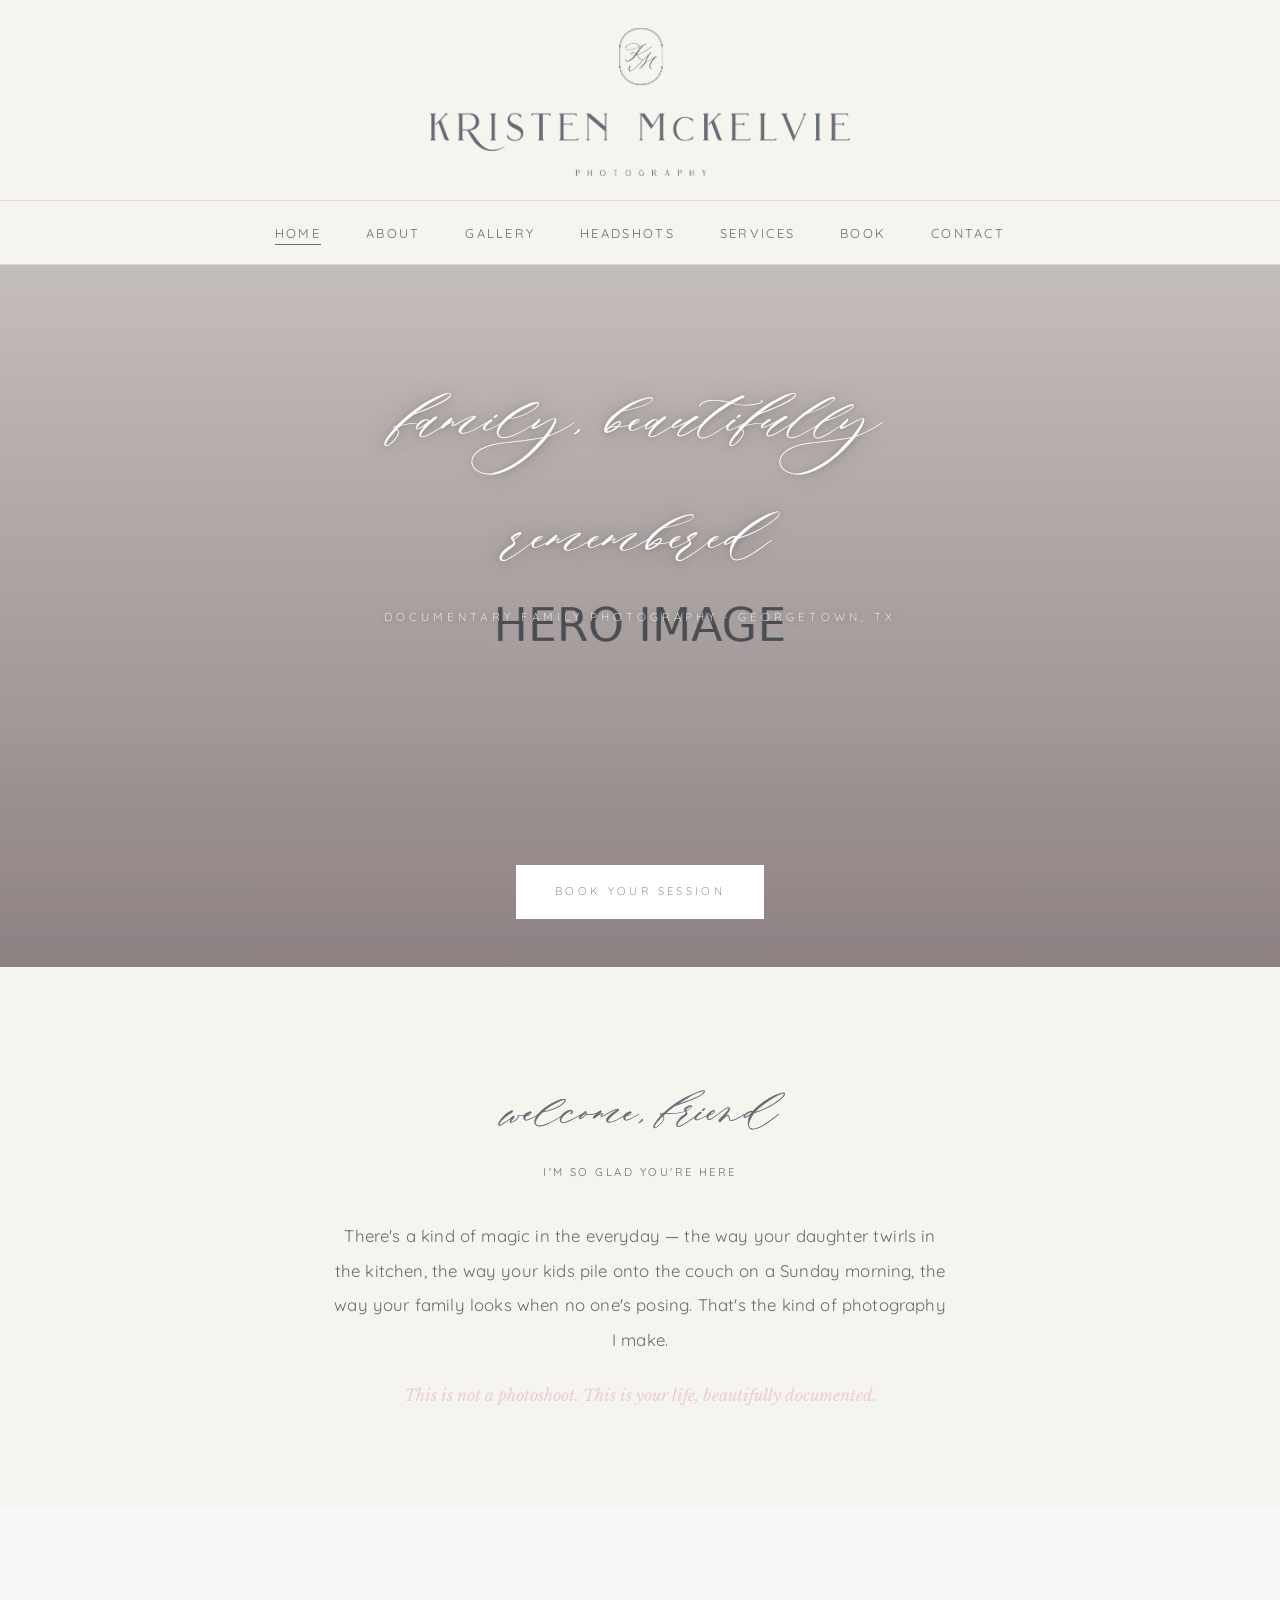
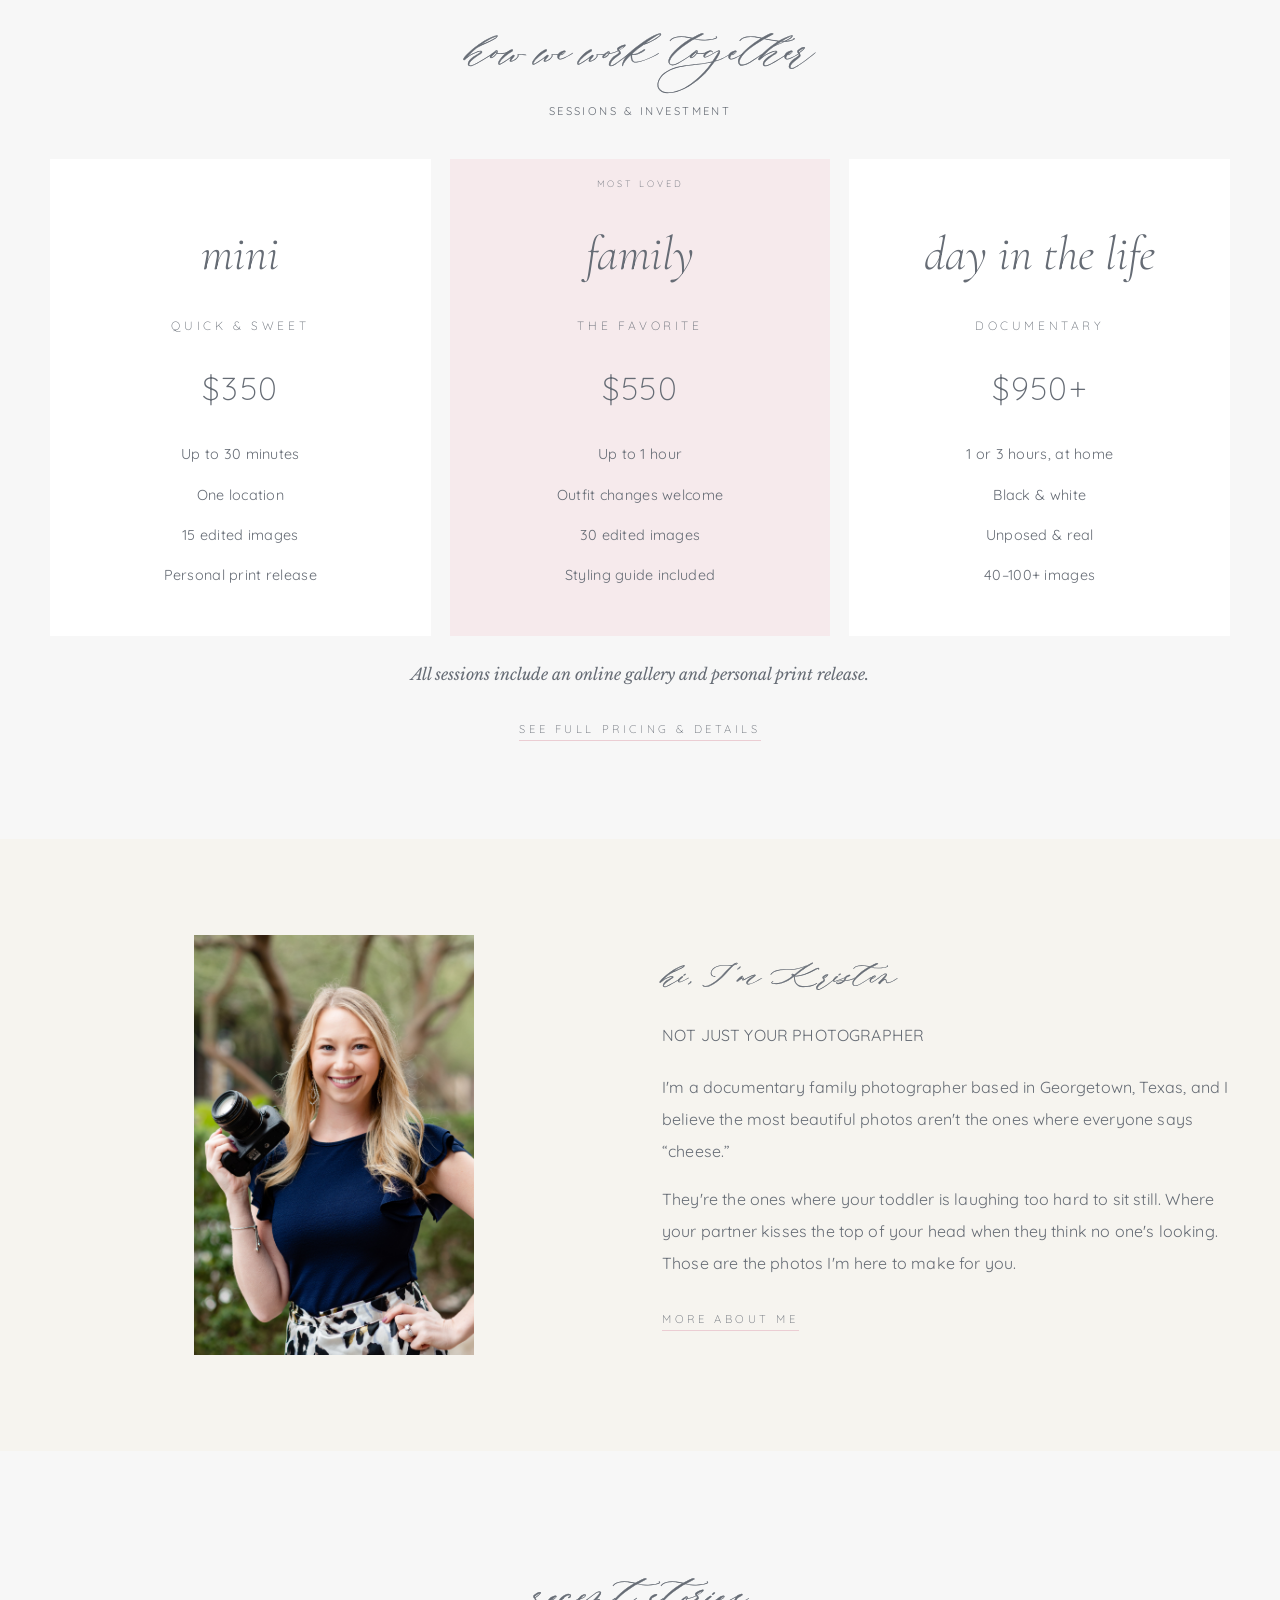
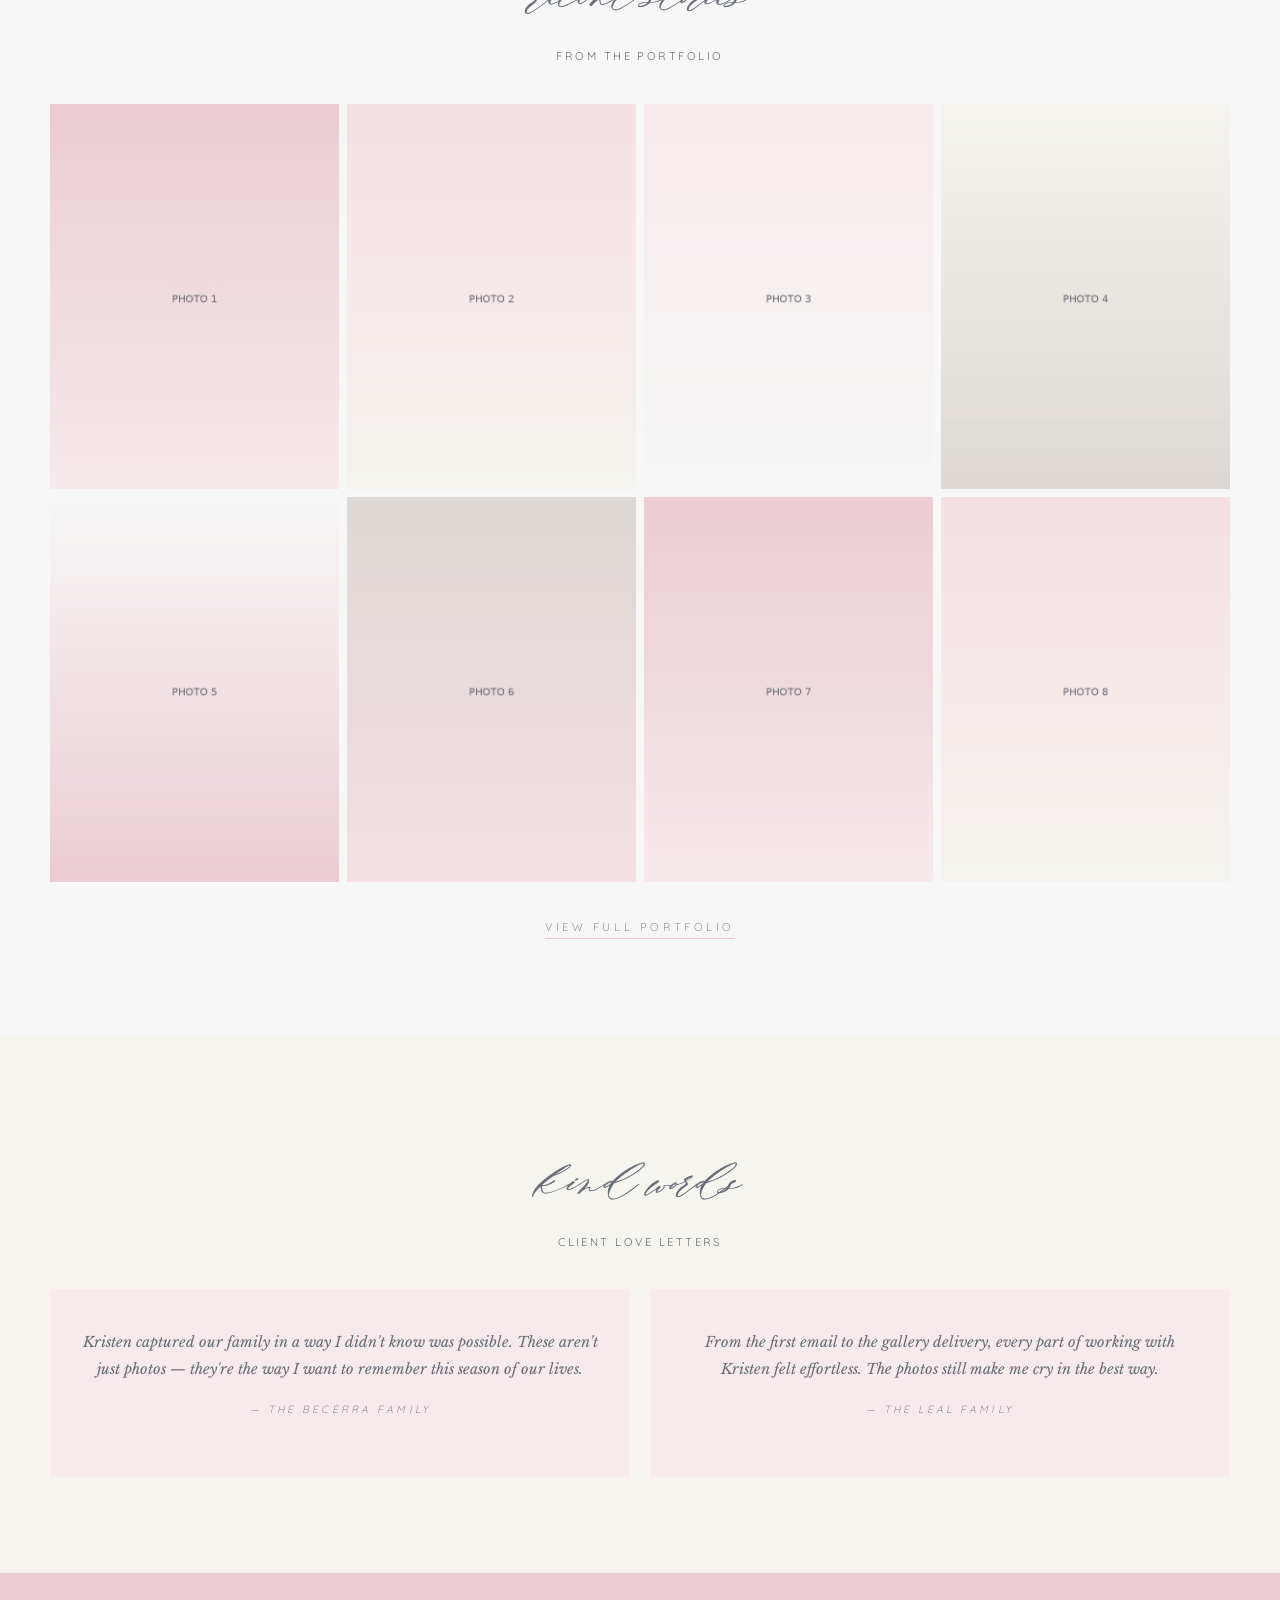
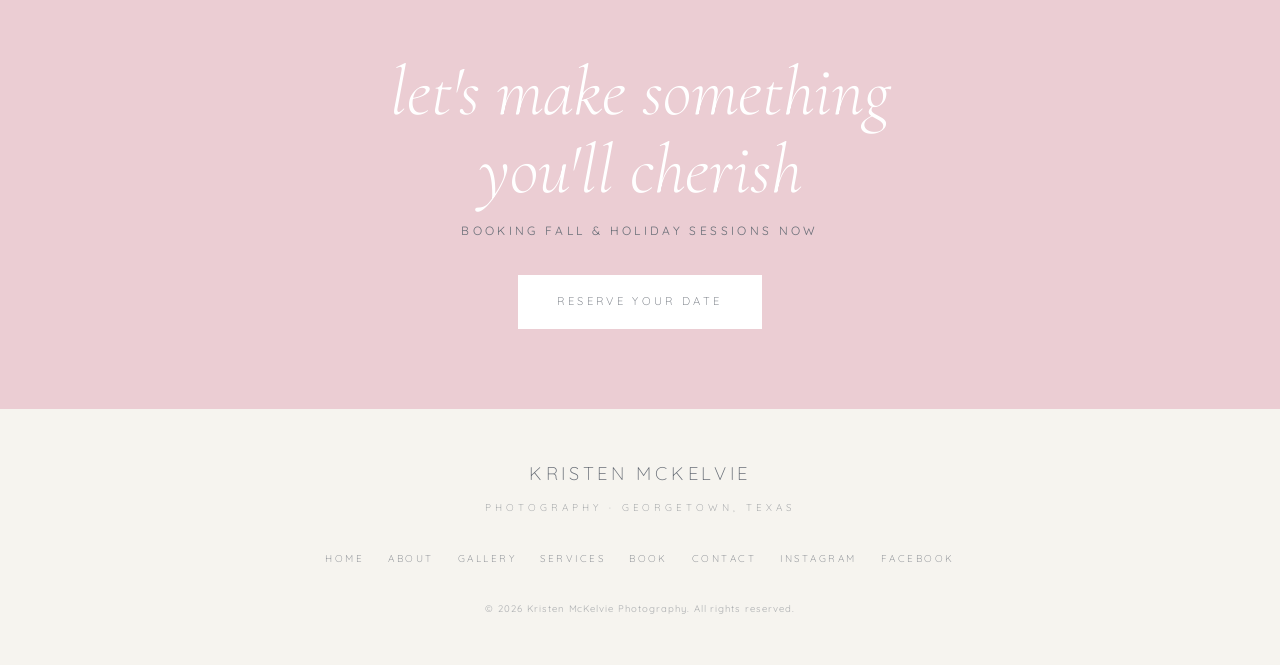
<file: index.html>
<!DOCTYPE html>
<html lang="en">
<head>
  <meta charset="UTF-8" />
  <meta name="viewport" content="width=device-width, initial-scale=1.0" />
  <title>Kristen McKelvie Photography | Documentary Family Photography in Georgetown, TX</title>
  <meta name="description" content="Documentary-style family photography in Georgetown, Texas. Real, unposed moments — beautifully remembered. Family sessions, mini sessions, and Day In The Life documentary sessions." />

  <!-- Google Fonts: Quicksand + Libre Baskerville -->
  <link rel="preconnect" href="https://fonts.googleapis.com" />
  <link rel="preconnect" href="https://fonts.gstatic.com" crossorigin />
  <link href="https://fonts.googleapis.com/css2?family=Quicksand:wght@300;400;500&family=Libre+Baskerville:ital@0;1&family=Cormorant+Garamond:ital,wght@0,300;0,400;1,300;1,400&display=swap" rel="stylesheet" />

  <link rel="stylesheet" href="css/style.css" />
</head>
<body>

  <!-- ============ HEADER ============ -->
  <header class="site-header">
    <div class="logo-lockup">
      <a href="index.html">
        <img src="images/logo.png" alt="Kristen McKelvie Photography" class="site-logo">
      </a>
    </div>
    <nav class="nav-bar">
      <button class="nav-toggle" aria-label="Menu" aria-expanded="false">
        <span></span><span></span><span></span>
      </button>
      <ul class="nav-links" id="navLinks">
        <li><a href="index.html" class="active">Home</a></li>
        <li><a href="about.html">About</a></li>
        <li><a href="gallery.html">Gallery</a></li>
        <li><a href="headshots.html">Headshots</a></li>
        <li><a href="services.html">Services</a></li>
        <li><a href="booking.html">Book</a></li>
        <li><a href="contact.html">Contact</a></li>
      </ul>
    </nav>
  </header>

  <!-- ============ HERO ============ -->
  <!-- To set the hero image: add background-image in the style attribute below,
       e.g. style="background-image:url('images/hero.jpg')" -->
  <section class="hero" style="background-image:url('images/hero.jpg')">
    <div class="hero-inner">
      <p class="hero-script">family, beautifully<br />remembered</p>
      <p class="hero-eyebrow">Documentary Family Photography &middot; Georgetown, TX</p>
      <a href="booking.html" class="btn btn-light">Book Your Session</a>
    </div>
  </section>

  <!-- ============ WELCOME ============ -->
  <section class="section-pad bg-cream center">
    <div class="wrap fade-up">
      <p class="section-script">welcome, friend</p>
      <p class="section-eyebrow">I'm so glad you're here</p>
      <p class="lead">
        There's a kind of magic in the everyday &mdash; the way your daughter
        twirls in the kitchen, the way your kids pile onto the couch on a Sunday
        morning, the way your family looks when no one's posing. That's the kind
        of photography I make.
      </p>
      <p class="tagline">
        This is not a photoshoot. This is your life, beautifully documented.
      </p>
    </div>
  </section>

  <!-- ============ PRICING ============ -->
  <section class="section-pad bg-offwhite center">
    <div class="wrap fade-up">
      <p class="section-script">how we work together</p>
      <p class="section-eyebrow">Sessions &amp; Investment</p>

      <div class="pricing-grid">
        <!-- Mini -->
        <div class="price-card">
          <div class="tier-name">mini</div>
          <div class="tier-kicker">Quick &amp; Sweet</div>
          <div class="tier-price">$350</div>
          <ul>
            <li>Up to 30 minutes</li>
            <li>One location</li>
            <li>15 edited images</li>
            <li>Personal print release</li>
          </ul>
        </div>

        <!-- Family (featured) -->
        <div class="price-card featured">
          <div class="badge">Most Loved</div>
          <div class="tier-name">family</div>
          <div class="tier-kicker">The Favorite</div>
          <div class="tier-price">$550</div>
          <ul>
            <li>Up to 1 hour</li>
            <li>Outfit changes welcome</li>
            <li>30 edited images</li>
            <li>Styling guide included</li>
          </ul>
        </div>

        <!-- Day In The Life -->
        <div class="price-card">
          <div class="tier-name">day in the life</div>
          <div class="tier-kicker">Documentary</div>
          <div class="tier-price">$950+</div>
          <ul>
            <li>1 or 3 hours, at home</li>
            <li>Black &amp; white</li>
            <li>Unposed &amp; real</li>
            <li>40&ndash;100+ images</li>
          </ul>
        </div>
      </div>

      <p class="tagline" style="color:var(--slate);">
        All sessions include an online gallery and personal print release.
      </p>
      <div style="margin-top:1.5rem;">
        <a href="services.html" class="text-link">See full pricing &amp; details</a>
      </div>
    </div>
  </section>

  <!-- ============ ABOUT ============ -->
  <section class="section-pad bg-cream">
    <div class="wrap split fade-up">
      <div class="split-img" style="background-image:url('images/kristen-portrait.jpg')"></div>
      <div>
        <h2 class="script" style="font-size:clamp(2.6rem,5vw,3.8rem);">hi, I'm Kristen</h2>
        <p class="eyebrow" style="margin:0.75rem 0 1.25rem;">Not just your photographer</p>
        <p>
          I'm a documentary family photographer based in Georgetown, Texas, and I
          believe the most beautiful photos aren't the ones where everyone says
          &ldquo;cheese.&rdquo;
        </p>
        <p>
          They're the ones where your toddler is laughing too hard to sit still.
          Where your partner kisses the top of your head when they think no
          one's looking. Those are the photos I'm here to make for you.
        </p>
        <p style="margin-top:1.4rem;">
          <a href="about.html" class="text-link">More about me</a>
        </p>
      </div>
    </div>
  </section>

  <!-- ============ PORTFOLIO PREVIEW ============ -->
  <section class="section-pad bg-offwhite center">
    <div class="wrap fade-up">
      <p class="section-script">recent stories</p>
      <p class="section-eyebrow">From the portfolio</p>
      <div class="gallery-grid">
        <!-- Replace the background-image paths with your real photos -->
        <div class="tile" style="background-image:url('images/portfolio-1.jpg')"></div>
        <div class="tile" style="background-image:url('images/portfolio-2.jpg')"></div>
        <div class="tile" style="background-image:url('images/portfolio-3.jpg')"></div>
        <div class="tile" style="background-image:url('images/portfolio-4.jpg')"></div>
        <div class="tile" style="background-image:url('images/portfolio-5.jpg')"></div>
        <div class="tile" style="background-image:url('images/portfolio-6.jpg')"></div>
        <div class="tile" style="background-image:url('images/portfolio-7.jpg')"></div>
        <div class="tile" style="background-image:url('images/portfolio-8.jpg')"></div>
      </div>
      <div style="margin-top:1.75rem;">
        <a href="gallery.html" class="text-link">View full portfolio</a>
      </div>
    </div>
  </section>

  <!-- ============ TESTIMONIALS ============ -->
  <section class="section-pad bg-cream center">
    <div class="wrap fade-up">
      <p class="section-script">kind words</p>
      <p class="section-eyebrow">Client love letters</p>
      <div class="testimonial-grid">
        <div class="testimonial">
          <p>
            Kristen captured our family in a way I didn't know was possible.
            These aren't just photos &mdash; they're the way I want to remember
            this season of our lives.
          </p>
          <p class="attr">&mdash; The Becerra Family</p>
        </div>
        <div class="testimonial">
          <p>
            From the first email to the gallery delivery, every part of working
            with Kristen felt effortless. The photos still make me cry in the
            best way.
          </p>
          <p class="attr">&mdash; The Leal Family</p>
        </div>
      </div>
    </div>
  </section>

  <!-- ============ CTA ============ -->
  <section class="cta-banner fade-up">
    <p class="script">let's make something<br />you'll cherish</p>
    <p class="eyebrow">Booking fall &amp; holiday sessions now</p>
    <a href="booking.html" class="btn btn-light">Reserve Your Date</a>
  </section>

  <!-- ============ FOOTER ============ -->
  <footer class="site-footer">
    <div class="f-name">Kristen McKelvie</div>
    <div class="f-sub">Photography &middot; Georgetown, Texas</div>
    <ul class="f-links">
      <li><a href="index.html">Home</a></li>
      <li><a href="about.html">About</a></li>
      <li><a href="gallery.html">Gallery</a></li>
      <li><a href="services.html">Services</a></li>
      <li><a href="booking.html">Book</a></li>
      <li><a href="contact.html">Contact</a></li>
      <li><a href="https://www.instagram.com/kristenmckelvie/" target="_blank" rel="noopener">Instagram</a></li>
      <li><a href="https://www.facebook.com/KristenLeePhotog/" target="_blank" rel="noopener">Facebook</a></li>
    </ul>
    <p class="f-fine">&copy; 2026 Kristen McKelvie Photography. All rights reserved.</p>
  </footer>

  <script src="js/main.js"></script>
</body>
</html>
</file>
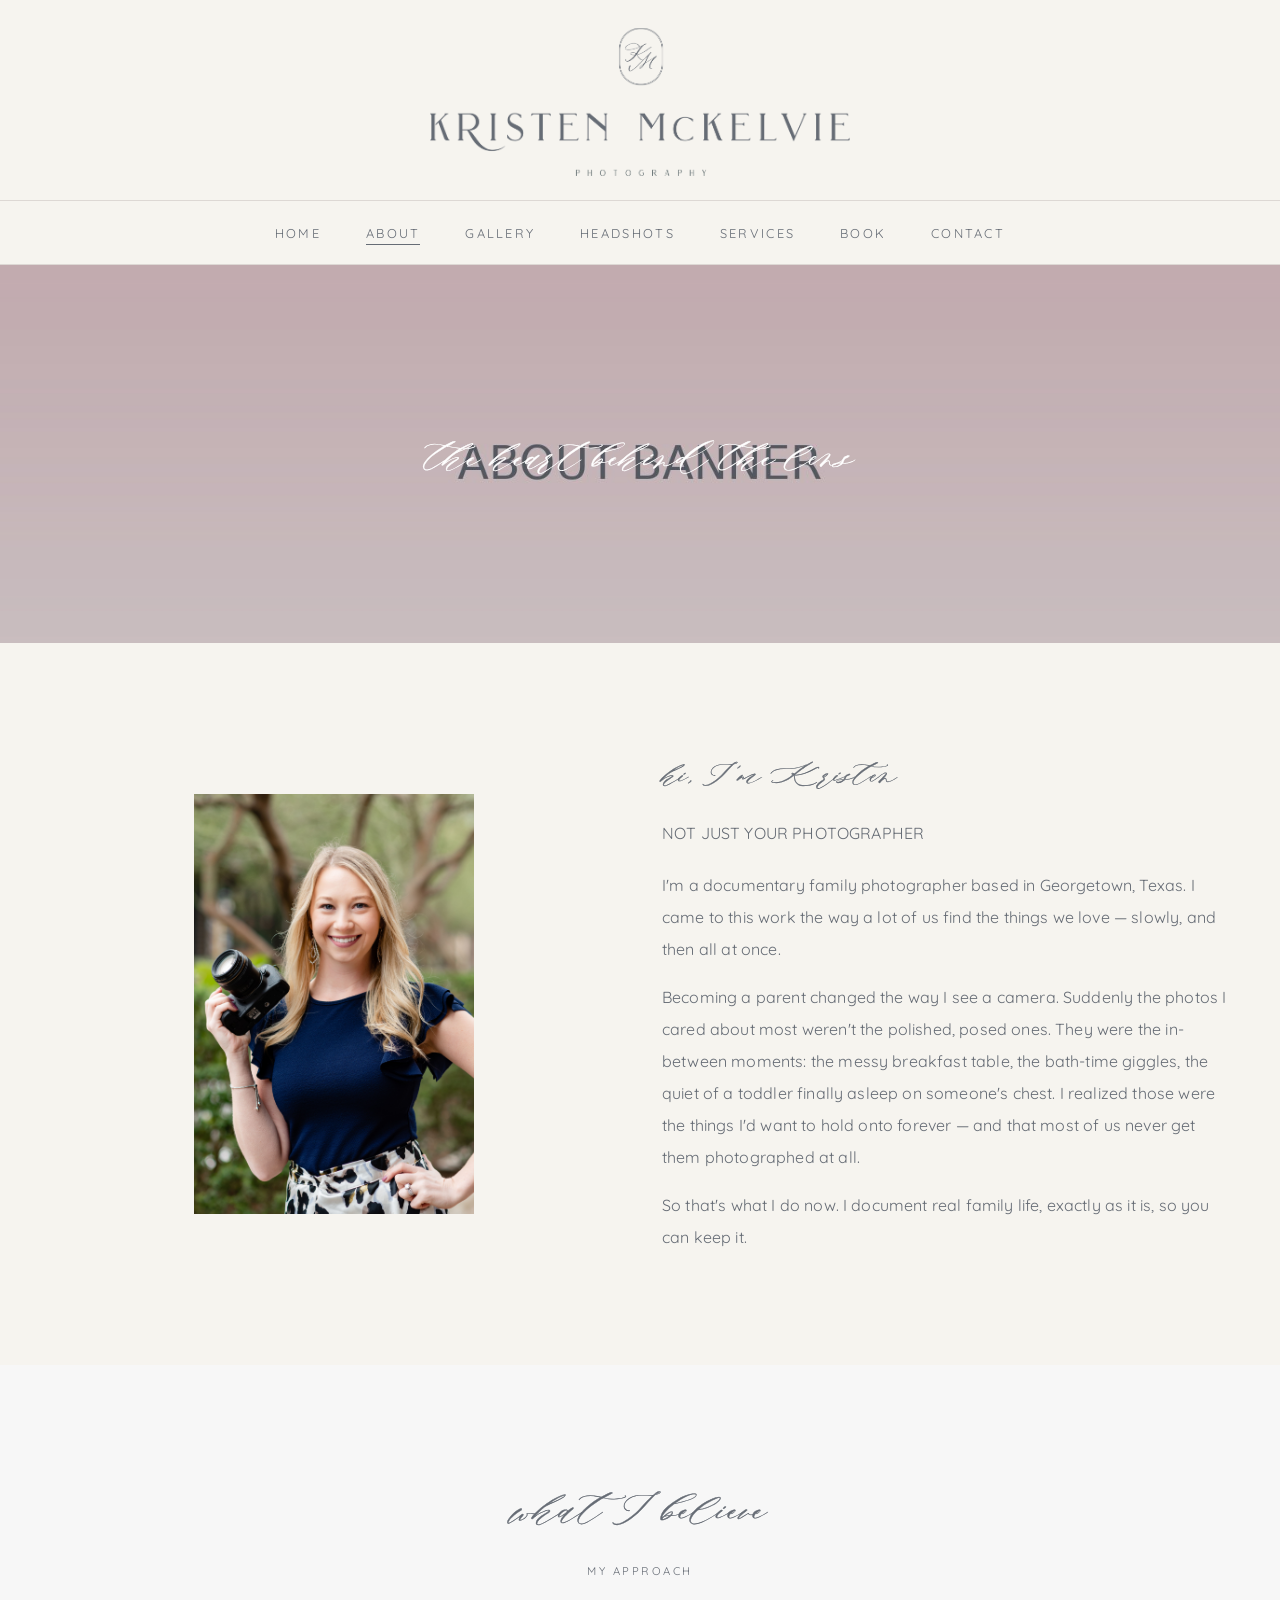
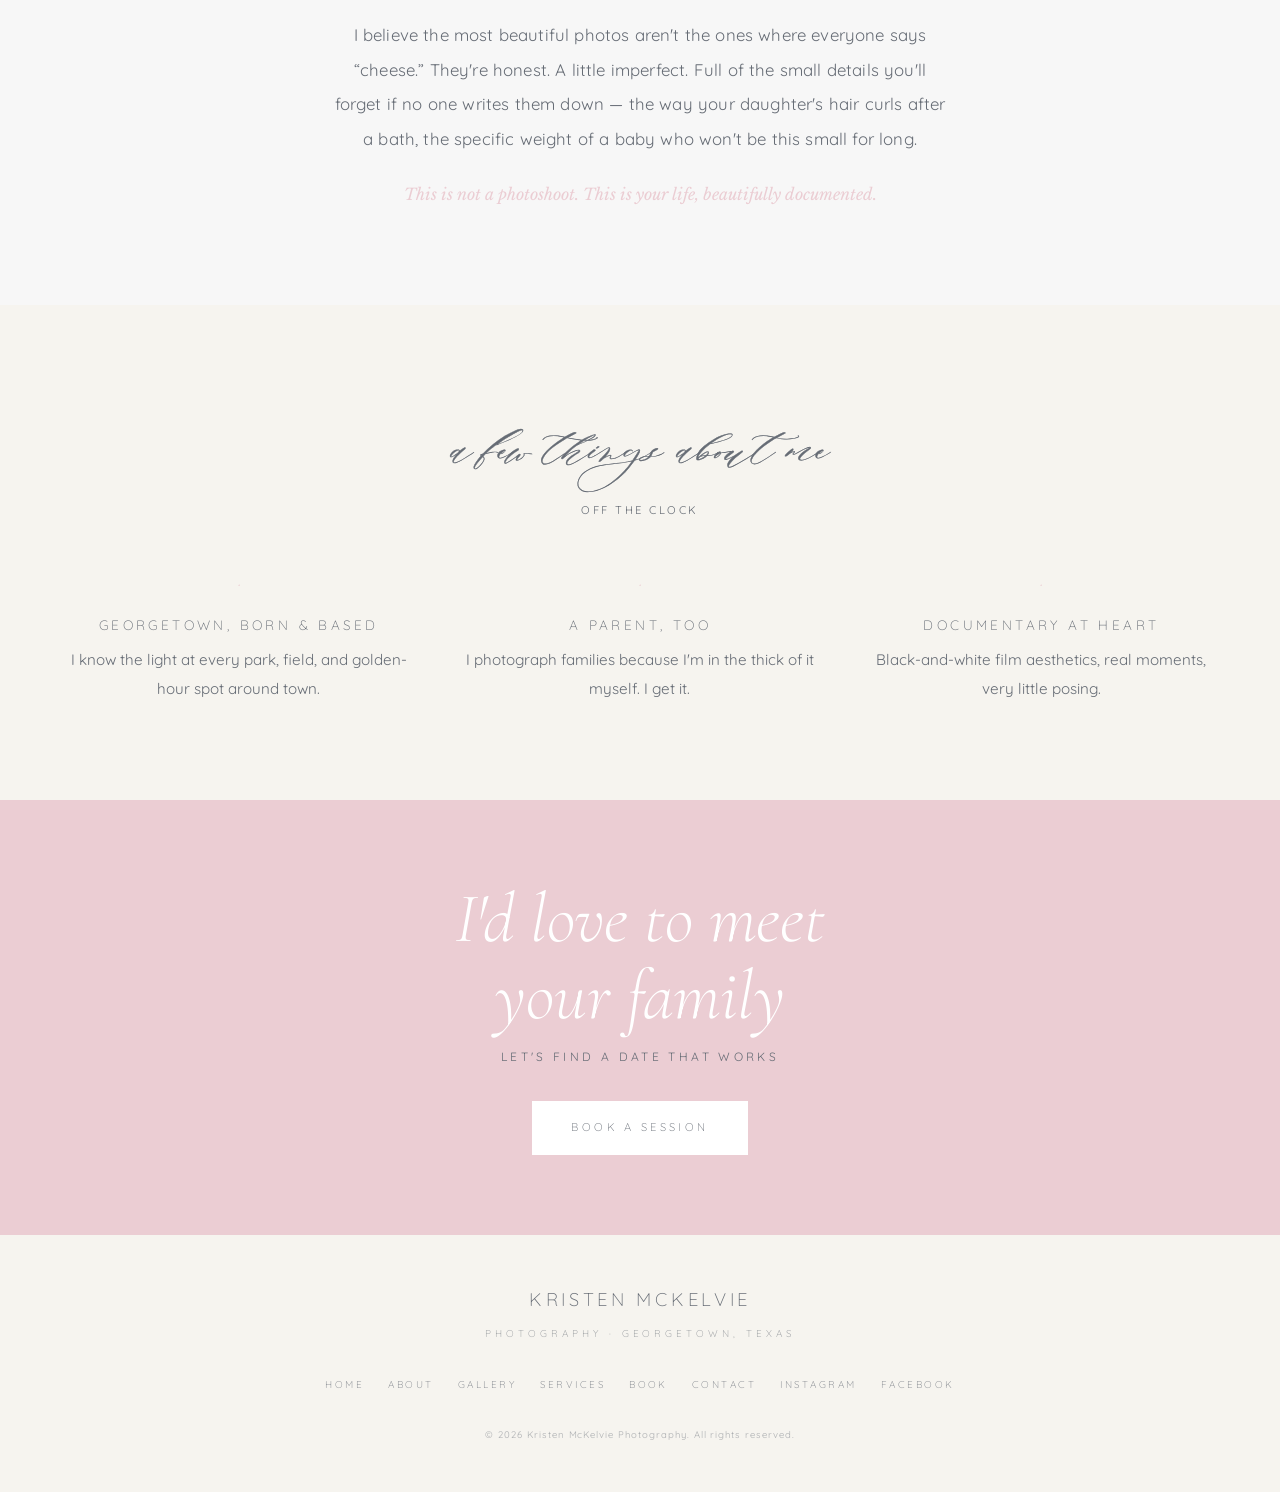
<file: about.html>
<!DOCTYPE html>
<html lang="en">
<head>
  <meta charset="UTF-8" />
  <meta name="viewport" content="width=device-width, initial-scale=1.0" />
  <title>About Kristen | Kristen McKelvie Photography</title>
  <meta name="description" content="Meet Kristen McKelvie — a documentary family photographer in Georgetown, Texas, capturing real, unposed family moments." />

  <link rel="preconnect" href="https://fonts.googleapis.com" />
  <link rel="preconnect" href="https://fonts.gstatic.com" crossorigin />
  <link href="https://fonts.googleapis.com/css2?family=Quicksand:wght@300;400;500&family=Libre+Baskerville:ital@0;1&family=Cormorant+Garamond:ital,wght@0,300;0,400;1,300;1,400&display=swap" rel="stylesheet" />
  <link rel="stylesheet" href="css/style.css" />
</head>
<body>

  <header class="site-header">
    <div class="logo-lockup">
      <a href="index.html">
        <img src="images/logo.png" alt="Kristen McKelvie Photography" class="site-logo">
      </a>
    </div>
    <nav class="nav-bar">
      <button class="nav-toggle" aria-label="Menu" aria-expanded="false">
        <span></span><span></span><span></span>
      </button>
      <ul class="nav-links" id="navLinks">
        <li><a href="index.html">Home</a></li>
        <li><a href="about.html" class="active">About</a></li>
        <li><a href="gallery.html">Gallery</a></li>
        <li><a href="headshots.html">Headshots</a></li>
        <li><a href="services.html">Services</a></li>
        <li><a href="booking.html">Book</a></li>
        <li><a href="contact.html">Contact</a></li>
      </ul>
    </nav>
  </header>

  <!-- Banner -->
  <section class="page-banner" style="background-image:url('images/about-banner.jpg')">
    <p class="script">the heart behind the lens</p>
  </section>

  <!-- Intro split -->
  <section class="section-pad bg-cream">
    <div class="wrap split fade-up">
      <div class="split-img" style="background-image:url('images/kristen-portrait.jpg')"></div>
      <div>
        <h2 class="script" style="font-size:clamp(2.6rem,5vw,3.8rem);">hi, I'm Kristen</h2>
        <p class="eyebrow" style="margin:0.75rem 0 1.25rem;">Not just your photographer</p>
        <p>
          I'm a documentary family photographer based in Georgetown, Texas. I came
          to this work the way a lot of us find the things we love &mdash;
          slowly, and then all at once.
        </p>
        <p>
          Becoming a parent changed the way I see a camera. Suddenly the photos
          I cared about most weren't the polished, posed ones. They were the
          in-between moments: the messy breakfast table, the bath-time giggles,
          the quiet of a toddler finally asleep on someone's chest. I realized
          those were the things I'd want to hold onto forever &mdash; and that
          most of us never get them photographed at all.
        </p>
        <p>
          So that's what I do now. I document real family life, exactly as it
          is, so you can keep it.
        </p>
      </div>
    </div>
  </section>

  <!-- Philosophy -->
  <section class="section-pad bg-offwhite center">
    <div class="wrap fade-up">
      <p class="section-script">what I believe</p>
      <p class="section-eyebrow">My approach</p>
      <p class="lead">
        I believe the most beautiful photos aren't the ones where everyone says
        &ldquo;cheese.&rdquo; They're honest. A little imperfect. Full of the
        small details you'll forget if no one writes them down &mdash; the way
        your daughter's hair curls after a bath, the specific weight of a baby
        who won't be this small for long.
      </p>
      <p class="tagline">
        This is not a photoshoot. This is your life, beautifully documented.
      </p>
    </div>
  </section>

  <!-- A few things about me -->
  <section class="section-pad bg-cream center">
    <div class="wrap fade-up">
      <p class="section-script">a few things about me</p>
      <p class="section-eyebrow">Off the clock</p>
      <div class="steps">
        <div class="step">
          <div class="num">&middot;</div>
          <h3>Georgetown, born &amp; based</h3>
          <p>I know the light at every park, field, and golden-hour spot around town.</p>
        </div>
        <div class="step">
          <div class="num">&middot;</div>
          <h3>A parent, too</h3>
          <p>I photograph families because I'm in the thick of it myself. I get it.</p>
        </div>
        <div class="step">
          <div class="num">&middot;</div>
          <h3>Documentary at heart</h3>
          <p>Black-and-white film aesthetics, real moments, very little posing.</p>
        </div>
      </div>
    </div>
  </section>

  <!-- CTA -->
  <section class="cta-banner fade-up">
    <p class="script">I'd love to meet<br />your family</p>
    <p class="eyebrow">Let's find a date that works</p>
    <a href="booking.html" class="btn btn-light">Book a Session</a>
  </section>

  <footer class="site-footer">
    <div class="f-name">Kristen McKelvie</div>
    <div class="f-sub">Photography &middot; Georgetown, Texas</div>
    <ul class="f-links">
      <li><a href="index.html">Home</a></li>
      <li><a href="about.html">About</a></li>
      <li><a href="gallery.html">Gallery</a></li>
      <li><a href="services.html">Services</a></li>
      <li><a href="booking.html">Book</a></li>
      <li><a href="contact.html">Contact</a></li>
      <li><a href="https://www.instagram.com/kristenmckelvie/" target="_blank" rel="noopener">Instagram</a></li>
      <li><a href="https://www.facebook.com/KristenLeePhotog/" target="_blank" rel="noopener">Facebook</a></li>
    </ul>
    <p class="f-fine">&copy; 2026 Kristen McKelvie Photography. All rights reserved.</p>
  </footer>

  <script src="js/main.js"></script>
</body>
</html>
</file>
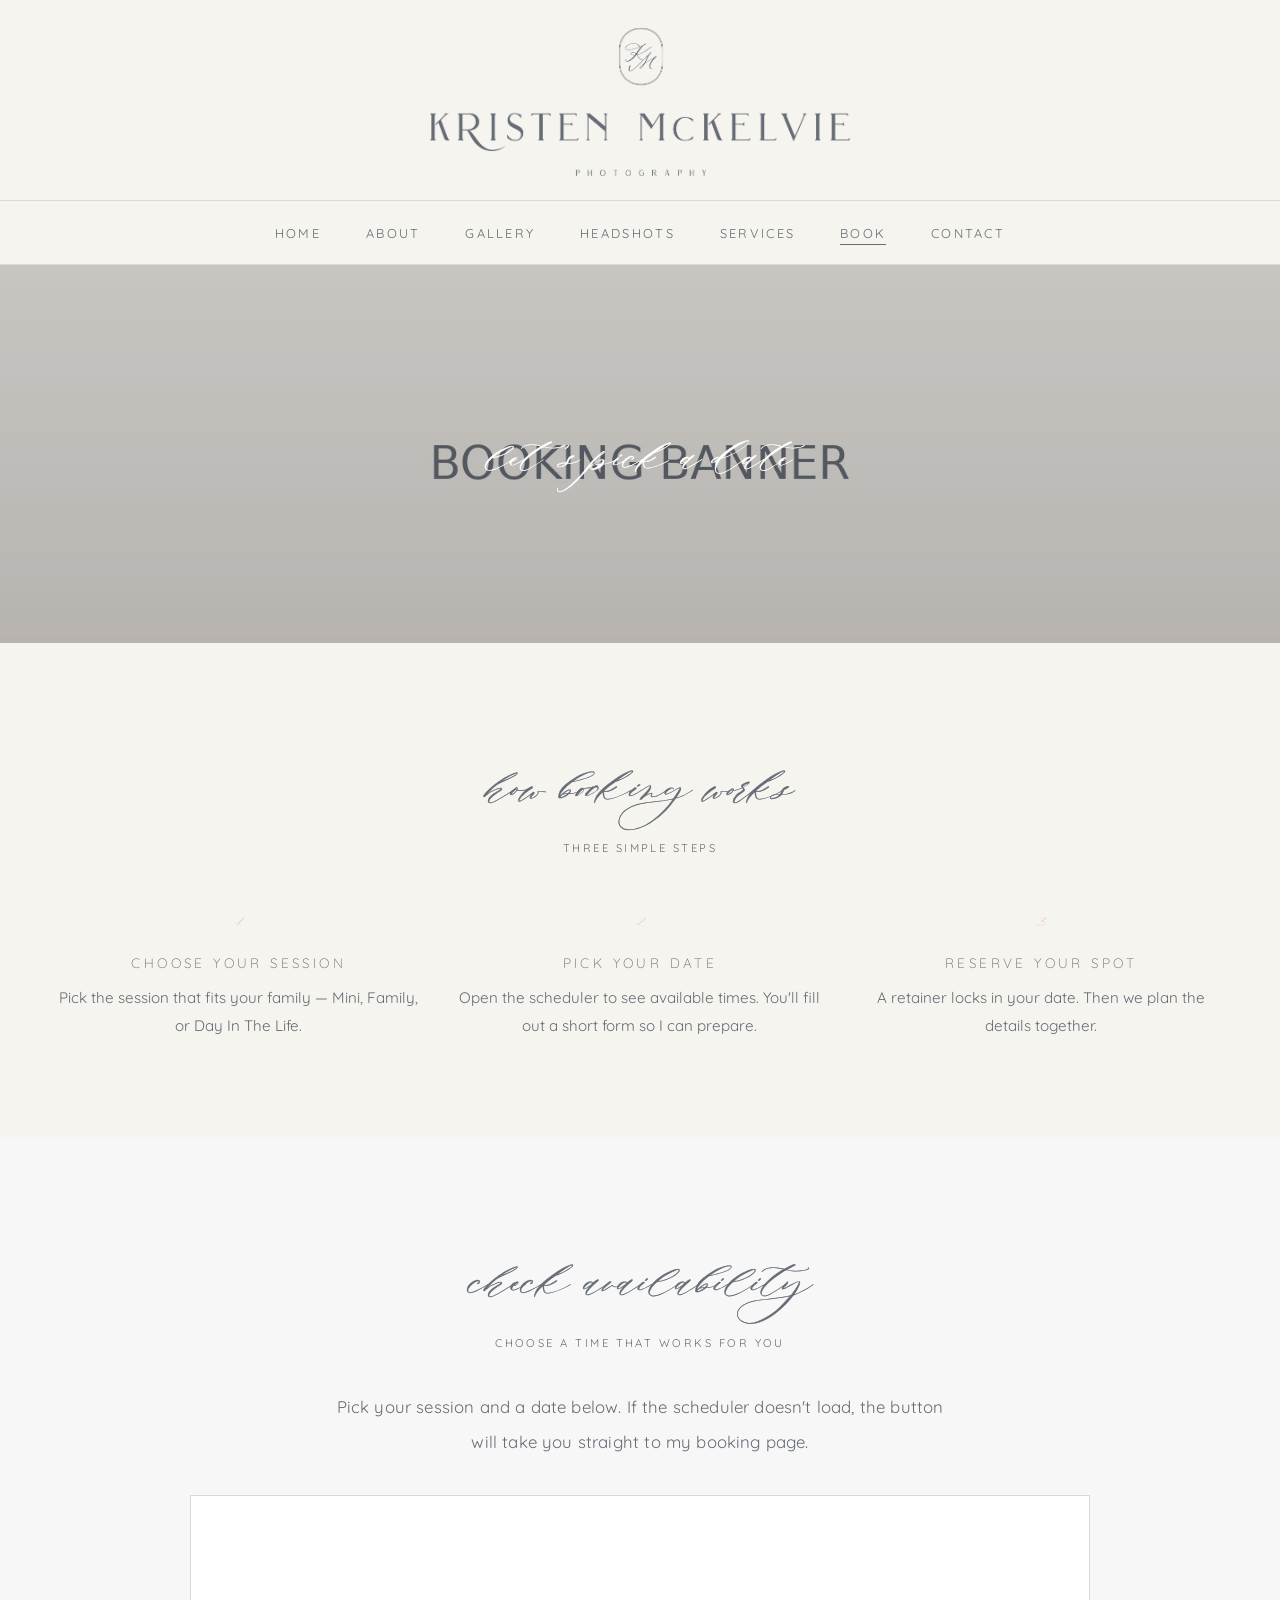
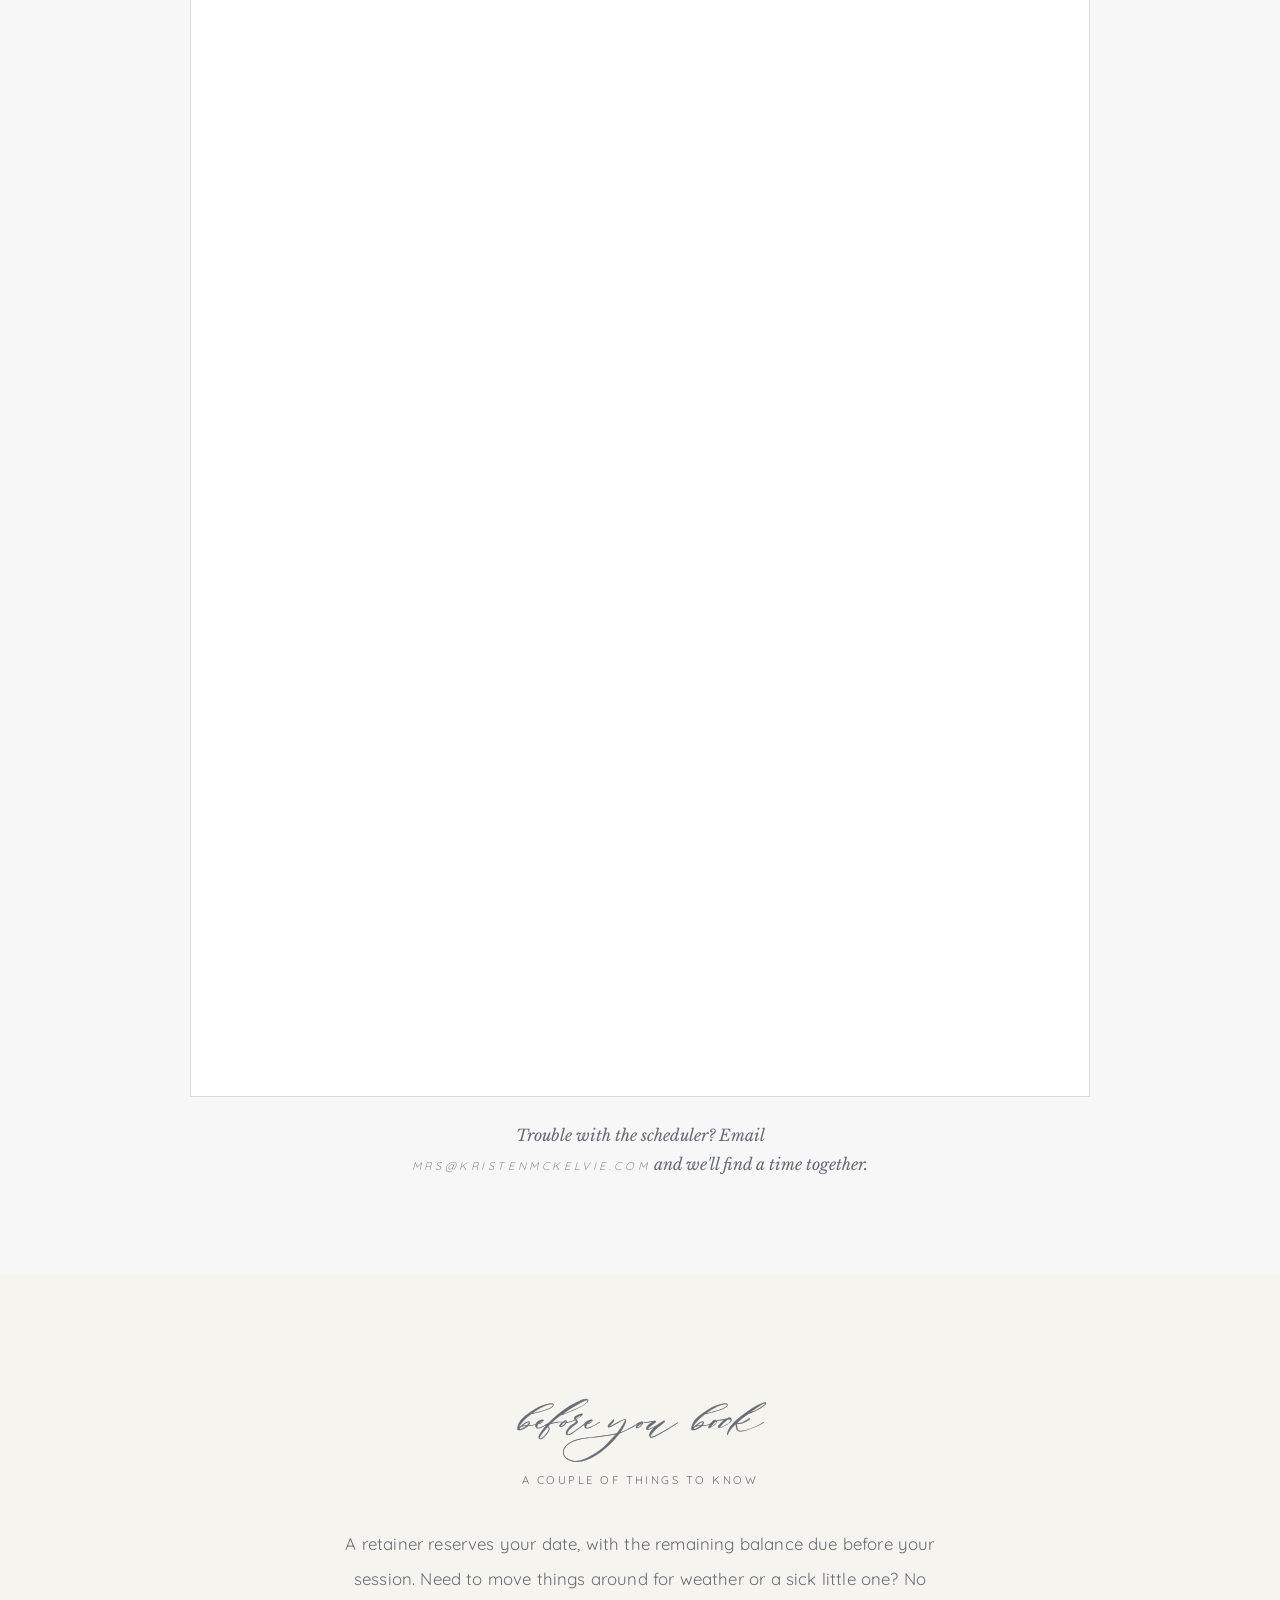
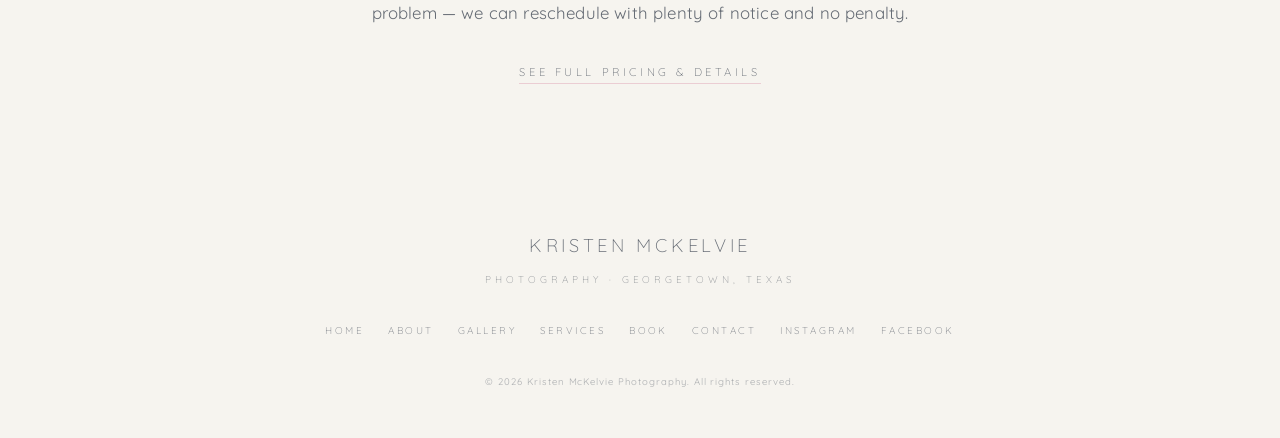
<file: booking.html>
<!DOCTYPE html>
<html lang="en">
<head>
  <meta charset="UTF-8" />
  <meta name="viewport" content="width=device-width, initial-scale=1.0" />
  <title>Book a Session | Kristen McKelvie Photography</title>
  <meta name="description" content="Book your family photography session in Georgetown, TX. Choose your session, pick a date, and reserve your spot." />

  <link rel="preconnect" href="https://fonts.googleapis.com" />
  <link rel="preconnect" href="https://fonts.gstatic.com" crossorigin />
  <link href="https://fonts.googleapis.com/css2?family=Quicksand:wght@300;400;500&family=Libre+Baskerville:ital@0;1&family=Cormorant+Garamond:ital,wght@0,300;0,400;1,300;1,400&display=swap" rel="stylesheet" />
  <link rel="stylesheet" href="css/style.css" />
</head>
<body>

  <header class="site-header">
    <div class="logo-lockup">
      <a href="index.html">
        <img src="images/logo.png" alt="Kristen McKelvie Photography" class="site-logo">
      </a>
    </div>
    <nav class="nav-bar">
      <button class="nav-toggle" aria-label="Menu" aria-expanded="false">
        <span></span><span></span><span></span>
      </button>
      <ul class="nav-links" id="navLinks">
        <li><a href="index.html">Home</a></li>
        <li><a href="about.html">About</a></li>
        <li><a href="gallery.html">Gallery</a></li>
        <li><a href="headshots.html">Headshots</a></li>
        <li><a href="services.html">Services</a></li>
        <li><a href="booking.html" class="active">Book</a></li>
        <li><a href="contact.html">Contact</a></li>
      </ul>
    </nav>
  </header>

  <section class="page-banner" style="background-image:url('images/booking-banner.jpg')">
    <p class="script">let's pick a date</p>
  </section>

  <!-- Intro -->
  <section class="section-pad bg-cream center">
    <div class="wrap fade-up">
      <p class="section-script">how booking works</p>
      <p class="section-eyebrow">Three simple steps</p>
      <div class="steps">
        <div class="step">
          <div class="num">1</div>
          <h3>Choose your session</h3>
          <p>Pick the session that fits your family — Mini, Family, or Day In The Life.</p>
        </div>
        <div class="step">
          <div class="num">2</div>
          <h3>Pick your date</h3>
          <p>Open the scheduler to see available times. You'll fill out a short form so I can prepare.</p>
        </div>
        <div class="step">
          <div class="num">3</div>
          <h3>Reserve your spot</h3>
          <p>A retainer locks in your date. Then we plan the details together.</p>
        </div>
      </div>
    </div>
  </section>

  <!-- Booking embed -->
  <section class="section-pad bg-offwhite center">
    <div class="wrap fade-up">
      <p class="section-script">check availability</p>
      <p class="section-eyebrow">Choose a time that works for you</p>
      <p class="lead" style="margin-bottom:2.25rem;">
        Pick your session and a date below. If the scheduler doesn't load,
        the button will take you straight to my booking page.
      </p>

      <!-- ====================================================
           CLOUDSPOT SCHEDULER — EMBED WITH FALLBACK
           The iframe tries to load the CloudSpot scheduler in
           the page. main.js checks whether it loaded; if
           CloudSpot blocks embedding (X-Frame-Options / CSP),
           the iframe is hidden and the fallback button shows
           instead. To update the URL, change BOTH the iframe
           src and the fallback link href below.
           ==================================================== -->
      <div id="booking-embed"
           data-booking-url="https://kristenmckelvie.studio.cloudspot.io/scheduling/services">

        <div class="embed-frame">
          <iframe
            id="booking-iframe"
            src="https://kristenmckelvie.studio.cloudspot.io/scheduling/services"
            title="Book a session with Kristen McKelvie Photography"
            loading="lazy">
          </iframe>
        </div>

        <!-- Fallback — hidden unless the embed fails to load -->
        <div id="booking-fallback" style="display:none;">
          <p class="lead" style="margin-bottom:1.75rem;">
            The scheduler opens best in its own tab — click below to see live
            availability and reserve your date.
          </p>
          <a href="https://kristenmckelvie.studio.cloudspot.io/scheduling/services"
             class="btn btn-slate"
             target="_blank" rel="noopener"
             style="font-size:0.78rem;padding:1.15rem 3rem;">
            Book Your Session &rarr;
          </a>
        </div>

      </div>

      <p class="tagline" style="color:var(--slate);">
        Trouble with the scheduler? Email
        <a href="mailto:mrs@kristenmckelvie.com" class="text-link"
           style="border-bottom:none;">mrs@kristenmckelvie.com</a>
        and we'll find a time together.
      </p>
    </div>
  </section>

  <!-- Reassurance -->
  <section class="section-pad bg-cream center">
    <div class="wrap fade-up">
      <p class="section-script">before you book</p>
      <p class="section-eyebrow">A couple of things to know</p>
      <p class="lead">
        A retainer reserves your date, with the remaining balance due before
        your session. Need to move things around for weather or a sick little
        one? No problem &mdash; we can reschedule with plenty of notice and no
        penalty.
      </p>
      <div style="margin-top:1.5rem;">
        <a href="services.html" class="text-link">See full pricing &amp; details</a>
      </div>
    </div>
  </section>

  <footer class="site-footer">
    <div class="f-name">Kristen McKelvie</div>
    <div class="f-sub">Photography &middot; Georgetown, Texas</div>
    <ul class="f-links">
      <li><a href="index.html">Home</a></li>
      <li><a href="about.html">About</a></li>
      <li><a href="gallery.html">Gallery</a></li>
      <li><a href="services.html">Services</a></li>
      <li><a href="booking.html">Book</a></li>
      <li><a href="contact.html">Contact</a></li>
      <li><a href="https://www.instagram.com/kristenmckelvie/" target="_blank" rel="noopener">Instagram</a></li>
      <li><a href="https://www.facebook.com/KristenLeePhotog/" target="_blank" rel="noopener">Facebook</a></li>
    </ul>
    <p class="f-fine">&copy; 2026 Kristen McKelvie Photography. All rights reserved.</p>
  </footer>

  <script src="js/main.js"></script>
</body>
</html>
</file>
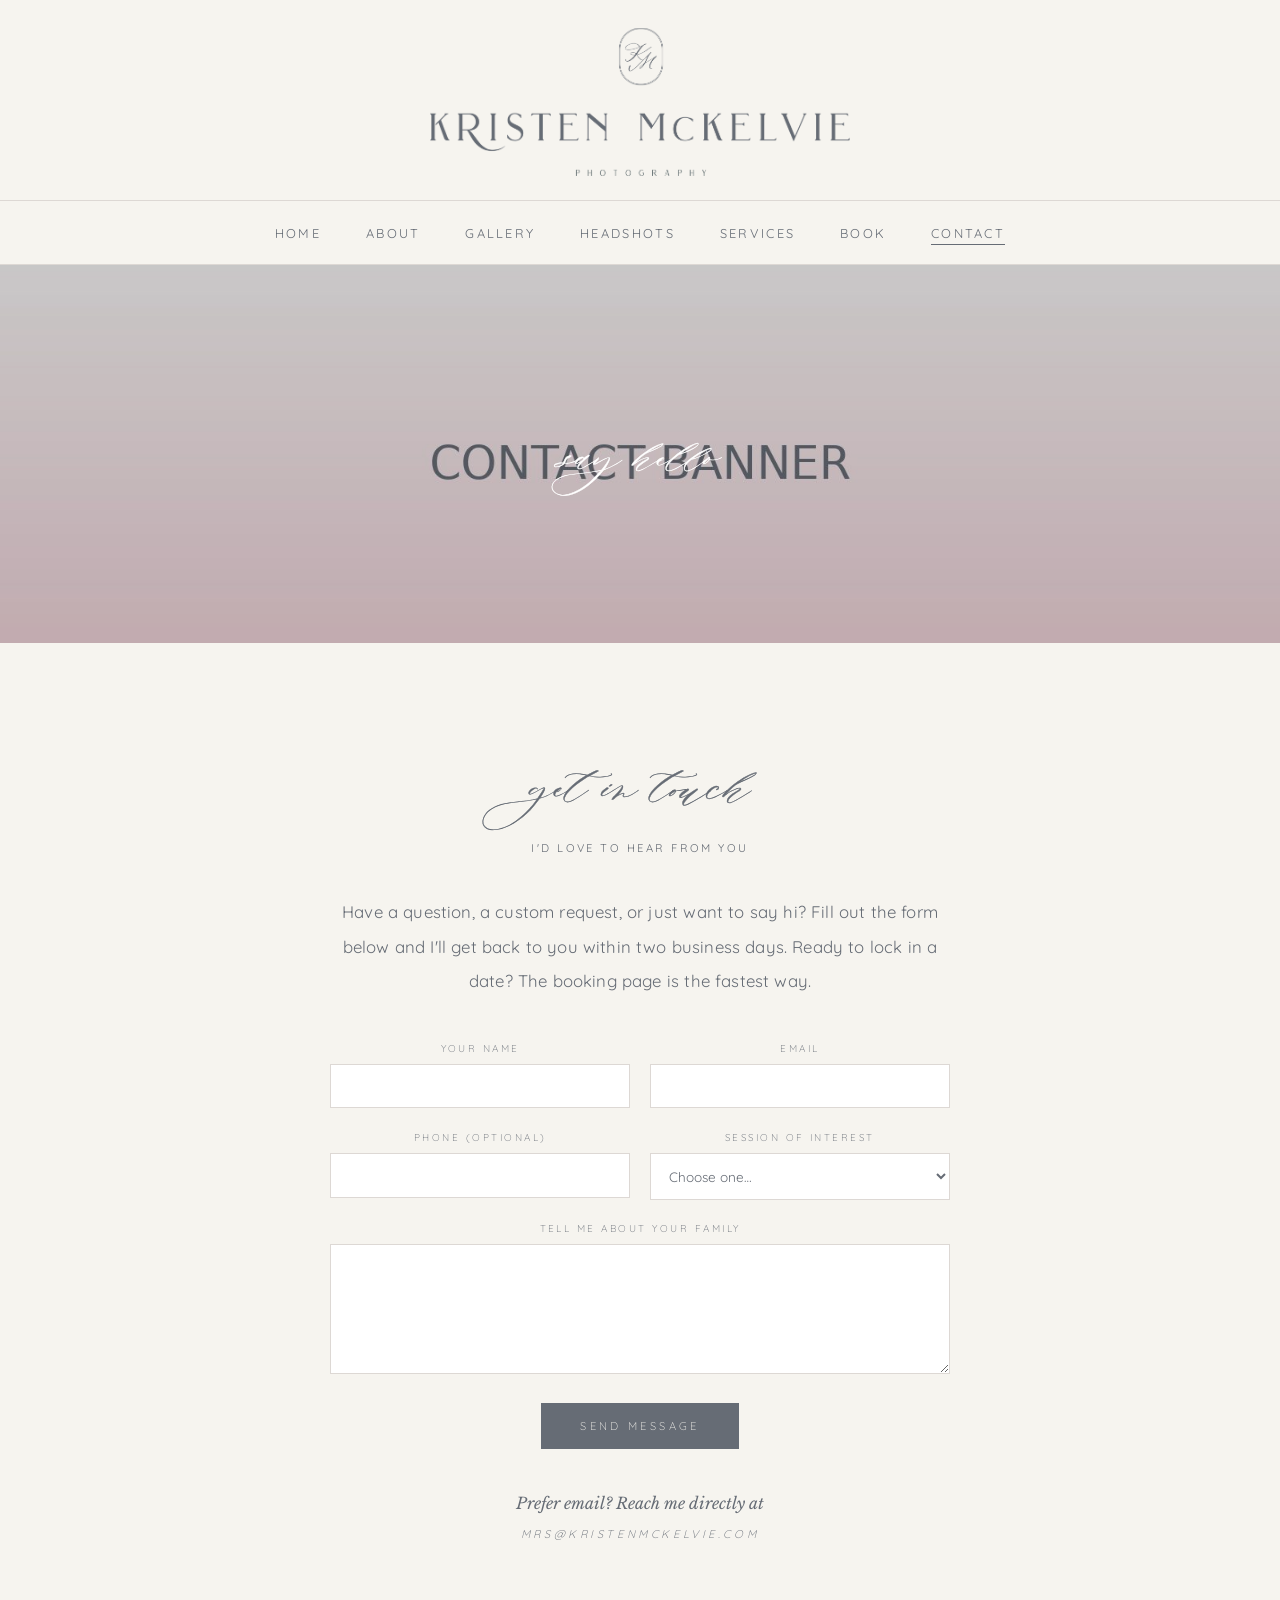
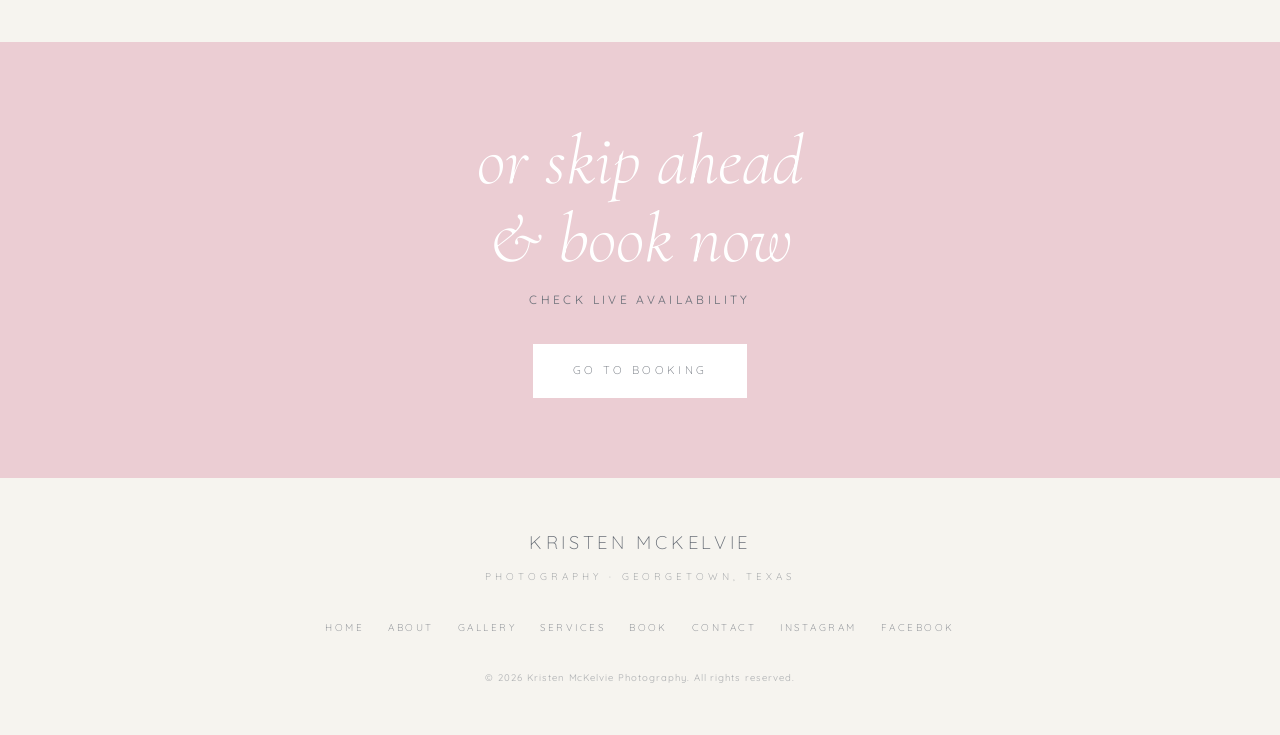
<file: contact.html>
<!DOCTYPE html>
<html lang="en">
<head>
  <meta charset="UTF-8" />
  <meta name="viewport" content="width=device-width, initial-scale=1.0" />
  <title>Contact | Kristen McKelvie Photography</title>
  <meta name="description" content="Get in touch with Kristen McKelvie Photography — documentary family photography in Georgetown, Texas." />

  <link rel="preconnect" href="https://fonts.googleapis.com" />
  <link rel="preconnect" href="https://fonts.gstatic.com" crossorigin />
  <link href="https://fonts.googleapis.com/css2?family=Quicksand:wght@300;400;500&family=Libre+Baskerville:ital@0;1&family=Cormorant+Garamond:ital,wght@0,300;0,400;1,300;1,400&display=swap" rel="stylesheet" />
  <link rel="stylesheet" href="css/style.css" />
</head>
<body>

  <header class="site-header">
    <div class="logo-lockup">
      <a href="index.html">
        <img src="images/logo.png" alt="Kristen McKelvie Photography" class="site-logo">
      </a>
    </div>
    <nav class="nav-bar">
      <button class="nav-toggle" aria-label="Menu" aria-expanded="false">
        <span></span><span></span><span></span>
      </button>
      <ul class="nav-links" id="navLinks">
        <li><a href="index.html">Home</a></li>
        <li><a href="about.html">About</a></li>
        <li><a href="gallery.html">Gallery</a></li>
        <li><a href="headshots.html">Headshots</a></li>
        <li><a href="services.html">Services</a></li>
        <li><a href="booking.html">Book</a></li>
        <li><a href="contact.html" class="active">Contact</a></li>
      </ul>
    </nav>
  </header>

  <section class="page-banner" style="background-image:url('images/contact-banner.jpg')">
    <p class="script">say hello</p>
  </section>

  <!-- Intro + form -->
  <section class="section-pad bg-cream center">
    <div class="wrap fade-up">
      <p class="section-script">get in touch</p>
      <p class="section-eyebrow">I'd love to hear from you</p>
      <p class="lead" style="margin-bottom:2.5rem;">
        Have a question, a custom request, or just want to say hi? Fill out the
        form below and I'll get back to you within two business days. Ready to
        lock in a date? The booking page is the fastest way.
      </p>

      <!-- ====================================================
           CONTACT FORM
           This form is set up for Formspree (free tier).
           1. Create a form at https://formspree.io
           2. Replace YOUR_FORM_ID below with your form ID.
           Until then the form will not send.
           ==================================================== -->
      <form class="form-grid" action="https://formspree.io/f/YOUR_FORM_ID" method="POST">
        <div class="form-row">
          <div class="field">
            <label for="name">Your Name</label>
            <input type="text" id="name" name="name" required />
          </div>
          <div class="field">
            <label for="email">Email</label>
            <input type="email" id="email" name="email" required />
          </div>
        </div>
        <div class="form-row">
          <div class="field">
            <label for="phone">Phone (optional)</label>
            <input type="tel" id="phone" name="phone" />
          </div>
          <div class="field">
            <label for="session">Session of Interest</label>
            <select id="session" name="session">
              <option value="">Choose one&hellip;</option>
              <option value="Mini Session">Mini Session</option>
              <option value="Family Session">Family Session</option>
              <option value="Day In The Life">Day In The Life</option>
              <option value="Not sure yet">Not sure yet</option>
            </select>
          </div>
        </div>
        <div class="field">
          <label for="message">Tell me about your family</label>
          <textarea id="message" name="message" required></textarea>
        </div>
        <div>
          <button type="submit" class="btn btn-slate">Send Message</button>
        </div>
      </form>

      <p class="tagline" style="color:var(--slate);margin-top:2.5rem;">
        Prefer email? Reach me directly at
        <a href="mailto:mrs@kristenmckelvie.com" class="text-link"
           style="border-bottom:none;">mrs@kristenmckelvie.com</a>
      </p>
    </div>
  </section>

  <!-- CTA -->
  <section class="cta-banner fade-up">
    <p class="script">or skip ahead<br />&amp; book now</p>
    <p class="eyebrow">Check live availability</p>
    <a href="booking.html" class="btn btn-light">Go to Booking</a>
  </section>

  <footer class="site-footer">
    <div class="f-name">Kristen McKelvie</div>
    <div class="f-sub">Photography &middot; Georgetown, Texas</div>
    <ul class="f-links">
      <li><a href="index.html">Home</a></li>
      <li><a href="about.html">About</a></li>
      <li><a href="gallery.html">Gallery</a></li>
      <li><a href="services.html">Services</a></li>
      <li><a href="booking.html">Book</a></li>
      <li><a href="contact.html">Contact</a></li>
      <li><a href="https://www.instagram.com/kristenmckelvie/" target="_blank" rel="noopener">Instagram</a></li>
      <li><a href="https://www.facebook.com/KristenLeePhotog/" target="_blank" rel="noopener">Facebook</a></li>
    </ul>
    <p class="f-fine">&copy; 2026 Kristen McKelvie Photography. All rights reserved.</p>
  </footer>

  <script src="js/main.js"></script>
</body>
</html>
</file>
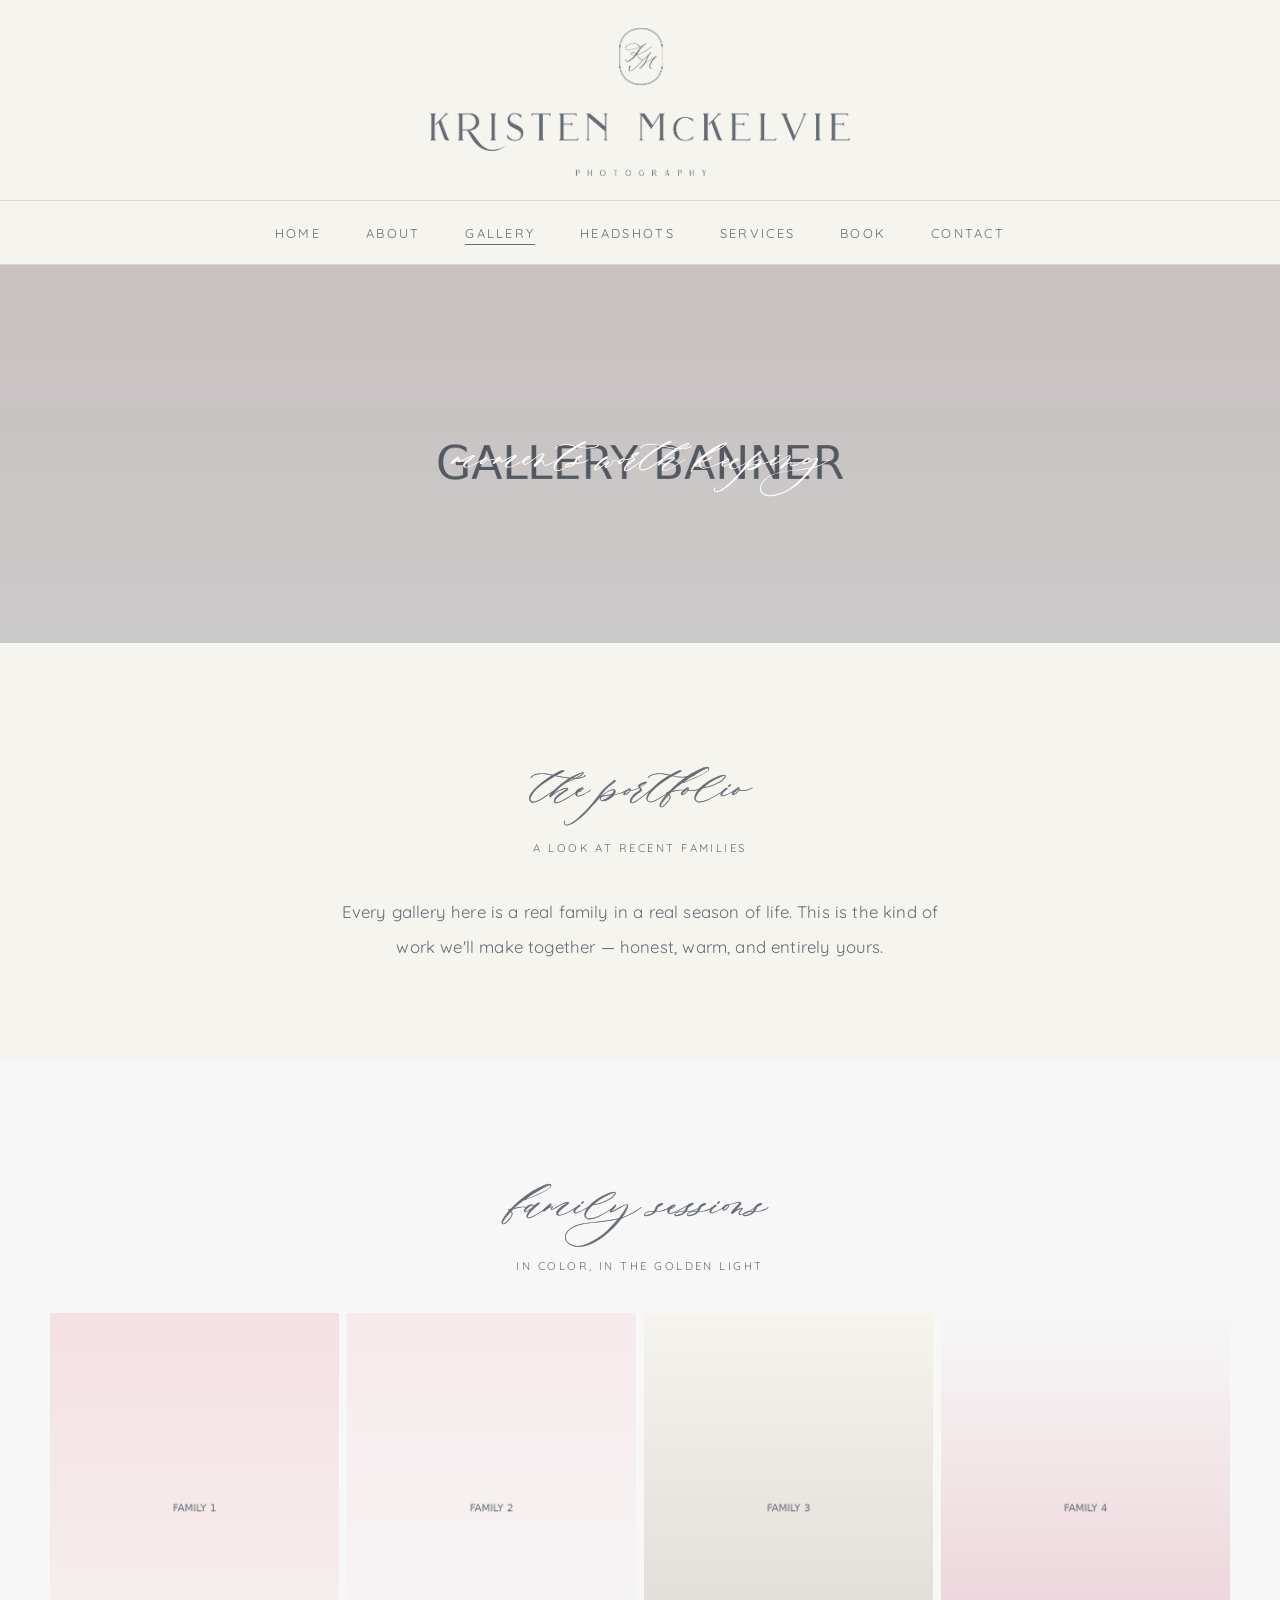
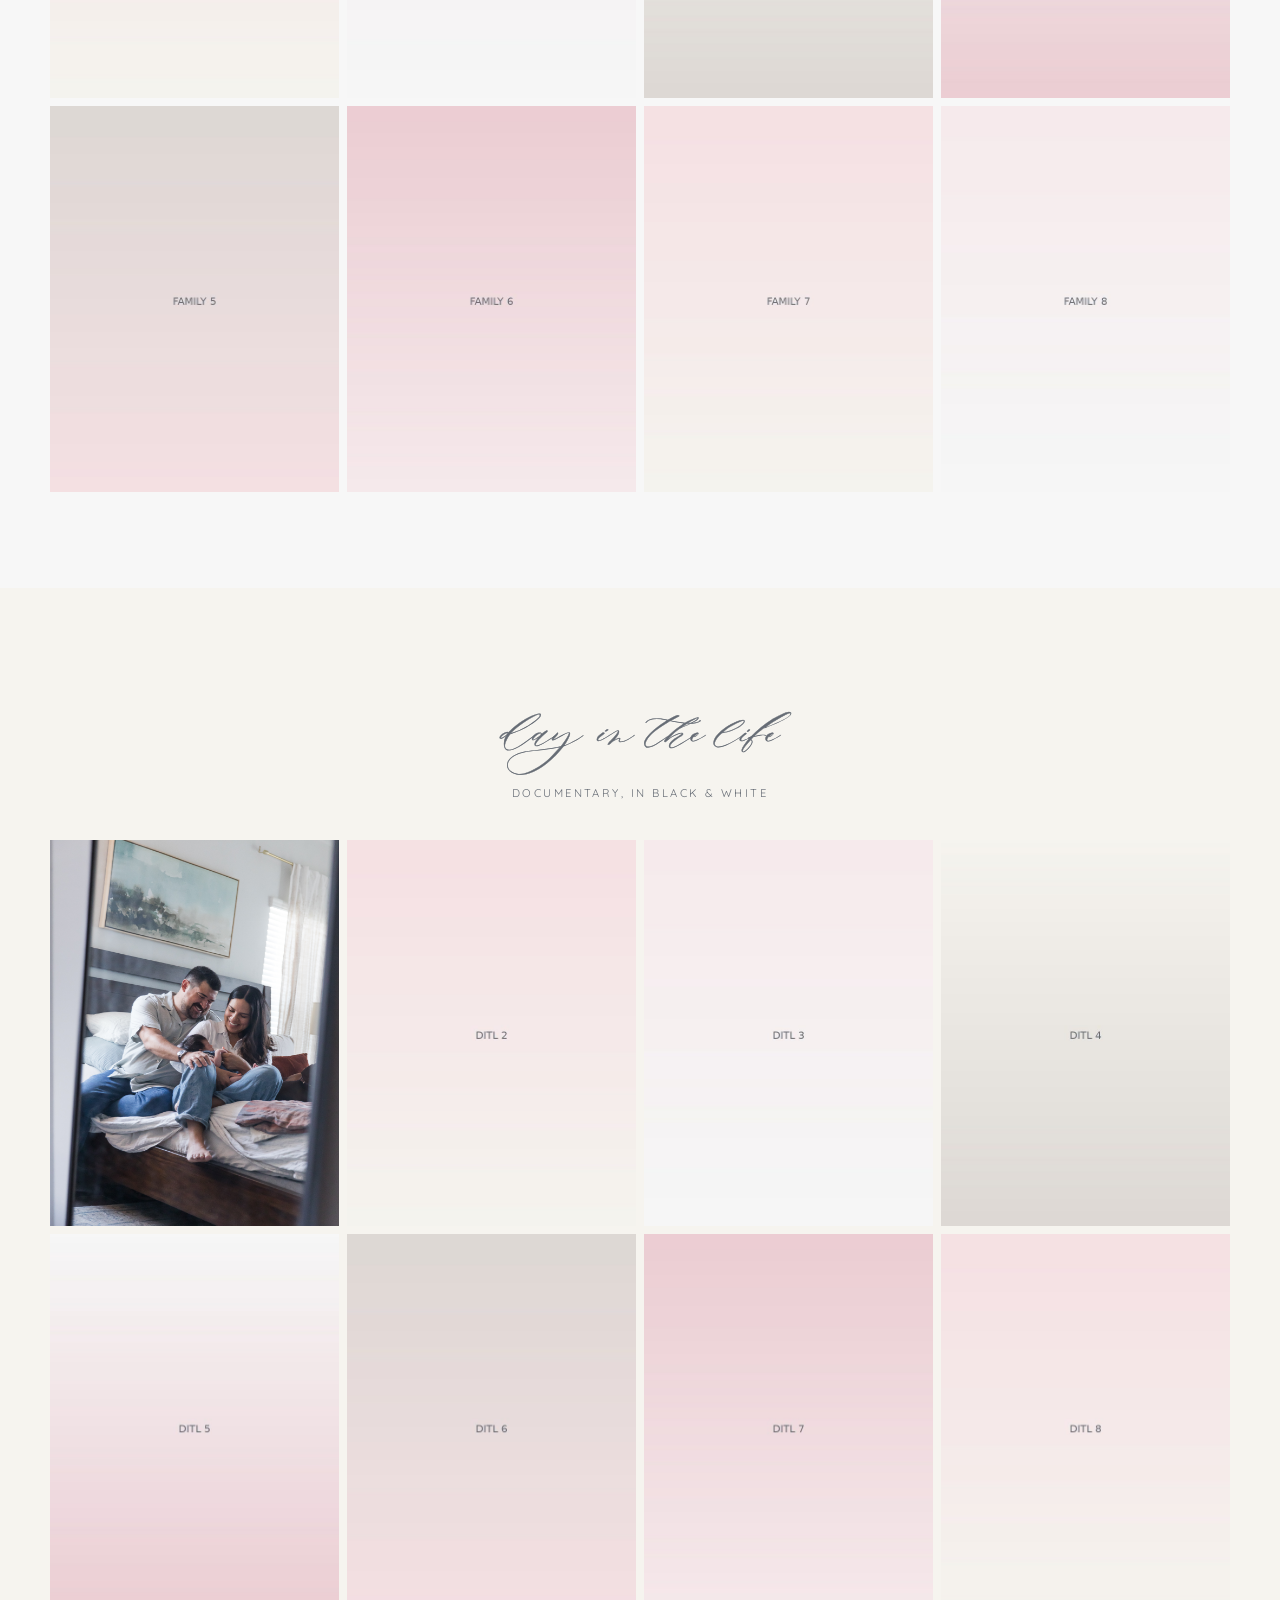
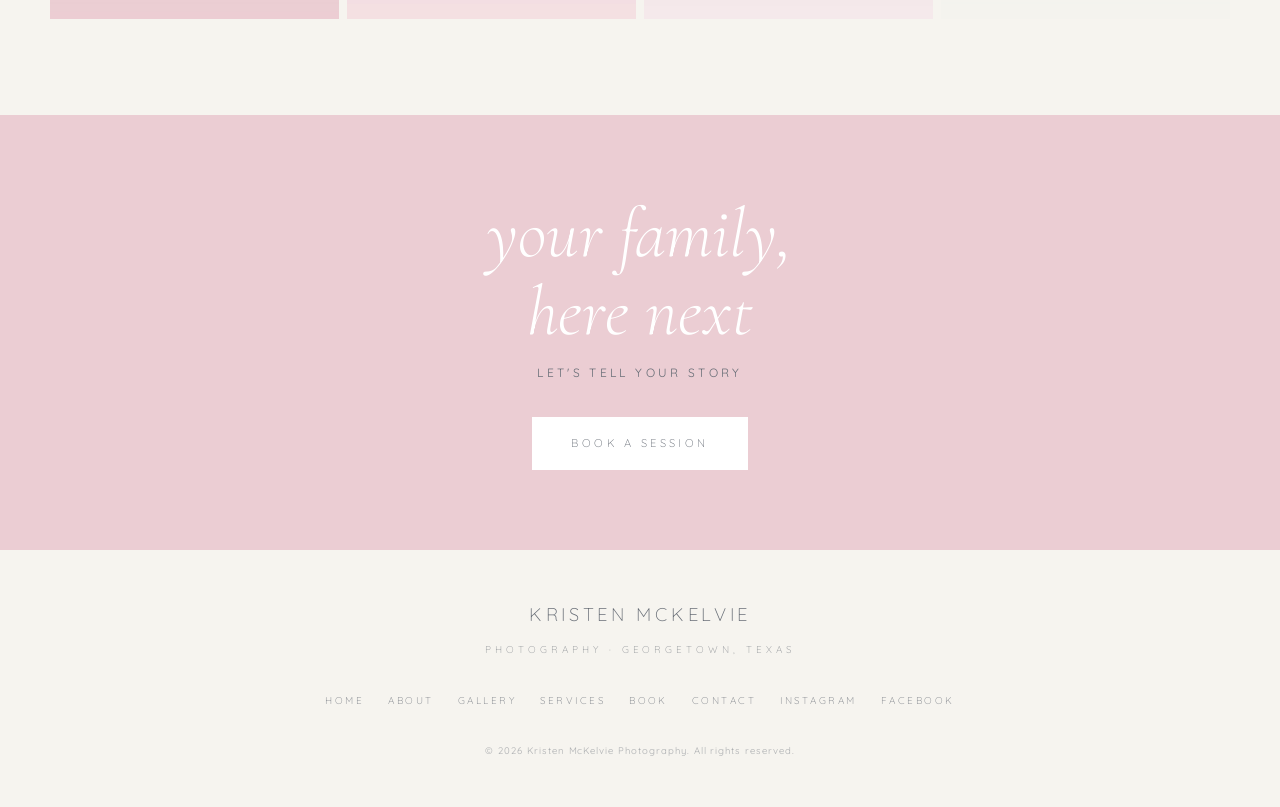
<file: gallery.html>
<!DOCTYPE html>
<html lang="en">
<head>
  <meta charset="UTF-8" />
  <meta name="viewport" content="width=device-width, initial-scale=1.0" />
  <title>Gallery | Kristen McKelvie Photography</title>
  <meta name="description" content="A portfolio of documentary family photography in Georgetown, Texas — real moments, beautifully remembered." />

  <link rel="preconnect" href="https://fonts.googleapis.com" />
  <link rel="preconnect" href="https://fonts.gstatic.com" crossorigin />
  <link href="https://fonts.googleapis.com/css2?family=Quicksand:wght@300;400;500&family=Libre+Baskerville:ital@0;1&family=Cormorant+Garamond:ital,wght@0,300;0,400;1,300;1,400&display=swap" rel="stylesheet" />
  <link rel="stylesheet" href="css/style.css" />
</head>
<body>

  <header class="site-header">
    <div class="logo-lockup">
      <a href="index.html">
        <img src="images/logo.png" alt="Kristen McKelvie Photography" class="site-logo">
      </a>
    </div>
    <nav class="nav-bar">
      <button class="nav-toggle" aria-label="Menu" aria-expanded="false">
        <span></span><span></span><span></span>
      </button>
      <ul class="nav-links" id="navLinks">
        <li><a href="index.html">Home</a></li>
        <li><a href="about.html">About</a></li>
        <li><a href="gallery.html" class="active">Gallery</a></li>
        <li><a href="headshots.html">Headshots</a></li>
        <li><a href="services.html">Services</a></li>
        <li><a href="booking.html">Book</a></li>
        <li><a href="contact.html">Contact</a></li>
      </ul>
    </nav>
  </header>

  <section class="page-banner" style="background-image:url('images/gallery-banner.jpg')">
    <p class="script">moments worth keeping</p>
  </section>

  <!-- Intro -->
  <section class="section-pad bg-cream center">
    <div class="wrap fade-up">
      <p class="section-script">the portfolio</p>
      <p class="section-eyebrow">A look at recent families</p>
      <p class="lead">
        Every gallery here is a real family in a real season of life. This is
        the kind of work we'll make together &mdash; honest, warm, and entirely
        yours.
      </p>
    </div>
  </section>

  <!-- Family work -->
  <section class="section-pad bg-offwhite">
    <div class="wrap fade-up">
      <p class="section-script center">family sessions</p>
      <p class="section-eyebrow center">In color, in the golden light</p>
      <div class="gallery-grid">
        <div class="tile" style="background-image:url('images/gallery-family-1.jpg')"></div>
        <div class="tile" style="background-image:url('images/gallery-family-2.jpg')"></div>
        <div class="tile" style="background-image:url('images/gallery-family-3.jpg')"></div>
        <div class="tile" style="background-image:url('images/gallery-family-4.jpg')"></div>
        <div class="tile" style="background-image:url('images/gallery-family-5.jpg')"></div>
        <div class="tile" style="background-image:url('images/gallery-family-6.jpg')"></div>
        <div class="tile" style="background-image:url('images/gallery-family-7.jpg')"></div>
        <div class="tile" style="background-image:url('images/gallery-family-8.jpg')"></div>
      </div>
    </div>
  </section>

  <!-- Day In The Life work -->
  <section class="section-pad bg-cream">
    <div class="wrap fade-up">
      <p class="section-script center">day in the life</p>
      <p class="section-eyebrow center">Documentary, in black &amp; white</p>
      <div class="gallery-grid">
        <div class="tile" style="background-image:url('images/gallery-ditl-1.jpg')"></div>
        <div class="tile" style="background-image:url('images/gallery-ditl-2.jpg')"></div>
        <div class="tile" style="background-image:url('images/gallery-ditl-3.jpg')"></div>
        <div class="tile" style="background-image:url('images/gallery-ditl-4.jpg')"></div>
        <div class="tile" style="background-image:url('images/gallery-ditl-5.jpg')"></div>
        <div class="tile" style="background-image:url('images/gallery-ditl-6.jpg')"></div>
        <div class="tile" style="background-image:url('images/gallery-ditl-7.jpg')"></div>
        <div class="tile" style="background-image:url('images/gallery-ditl-8.jpg')"></div>
      </div>
    </div>
  </section>

  <!-- CTA -->
  <section class="cta-banner fade-up">
    <p class="script">your family,<br />here next</p>
    <p class="eyebrow">Let's tell your story</p>
    <a href="booking.html" class="btn btn-light">Book a Session</a>
  </section>

  <footer class="site-footer">
    <div class="f-name">Kristen McKelvie</div>
    <div class="f-sub">Photography &middot; Georgetown, Texas</div>
    <ul class="f-links">
      <li><a href="index.html">Home</a></li>
      <li><a href="about.html">About</a></li>
      <li><a href="gallery.html">Gallery</a></li>
      <li><a href="services.html">Services</a></li>
      <li><a href="booking.html">Book</a></li>
      <li><a href="contact.html">Contact</a></li>
      <li><a href="https://www.instagram.com/kristenmckelvie/" target="_blank" rel="noopener">Instagram</a></li>
      <li><a href="https://www.facebook.com/KristenLeePhotog/" target="_blank" rel="noopener">Facebook</a></li>
    </ul>
    <p class="f-fine">&copy; 2026 Kristen McKelvie Photography. All rights reserved.</p>
  </footer>

  <script src="js/main.js"></script>
</body>
</html>
</file>
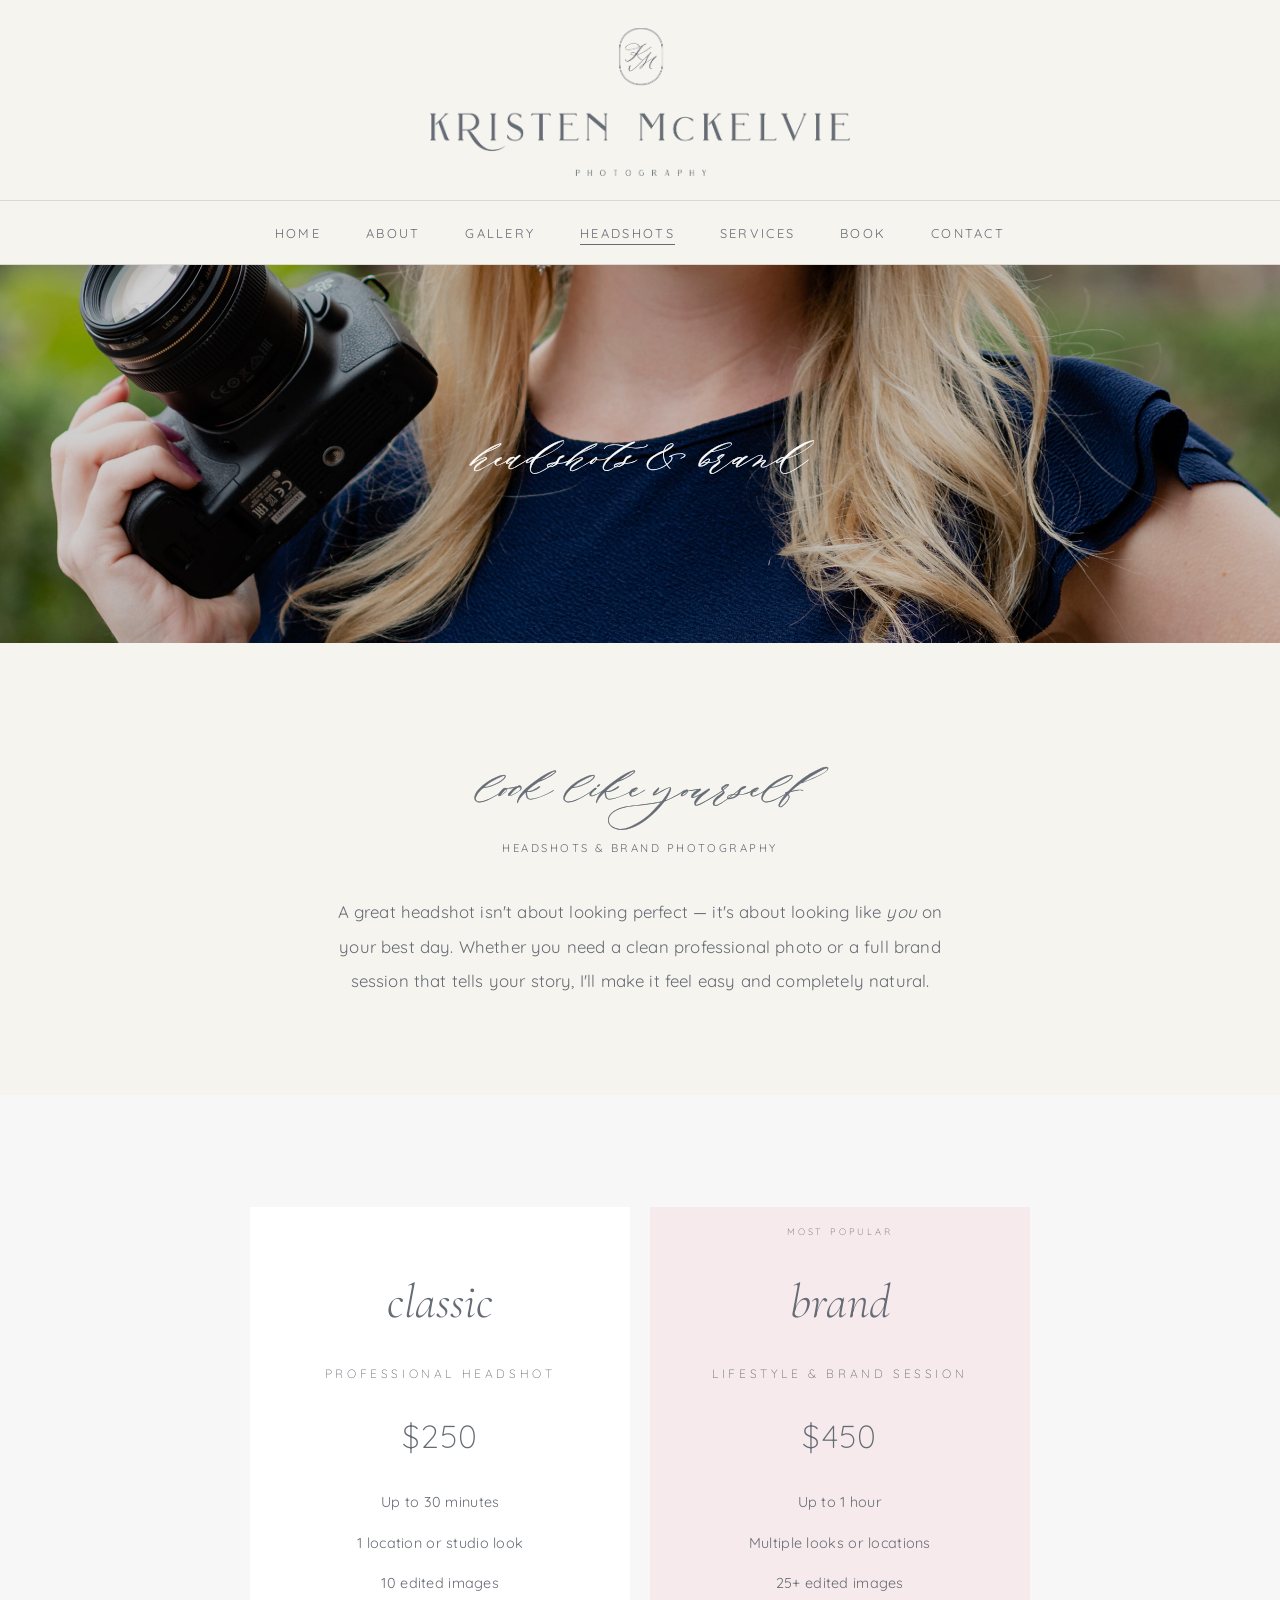
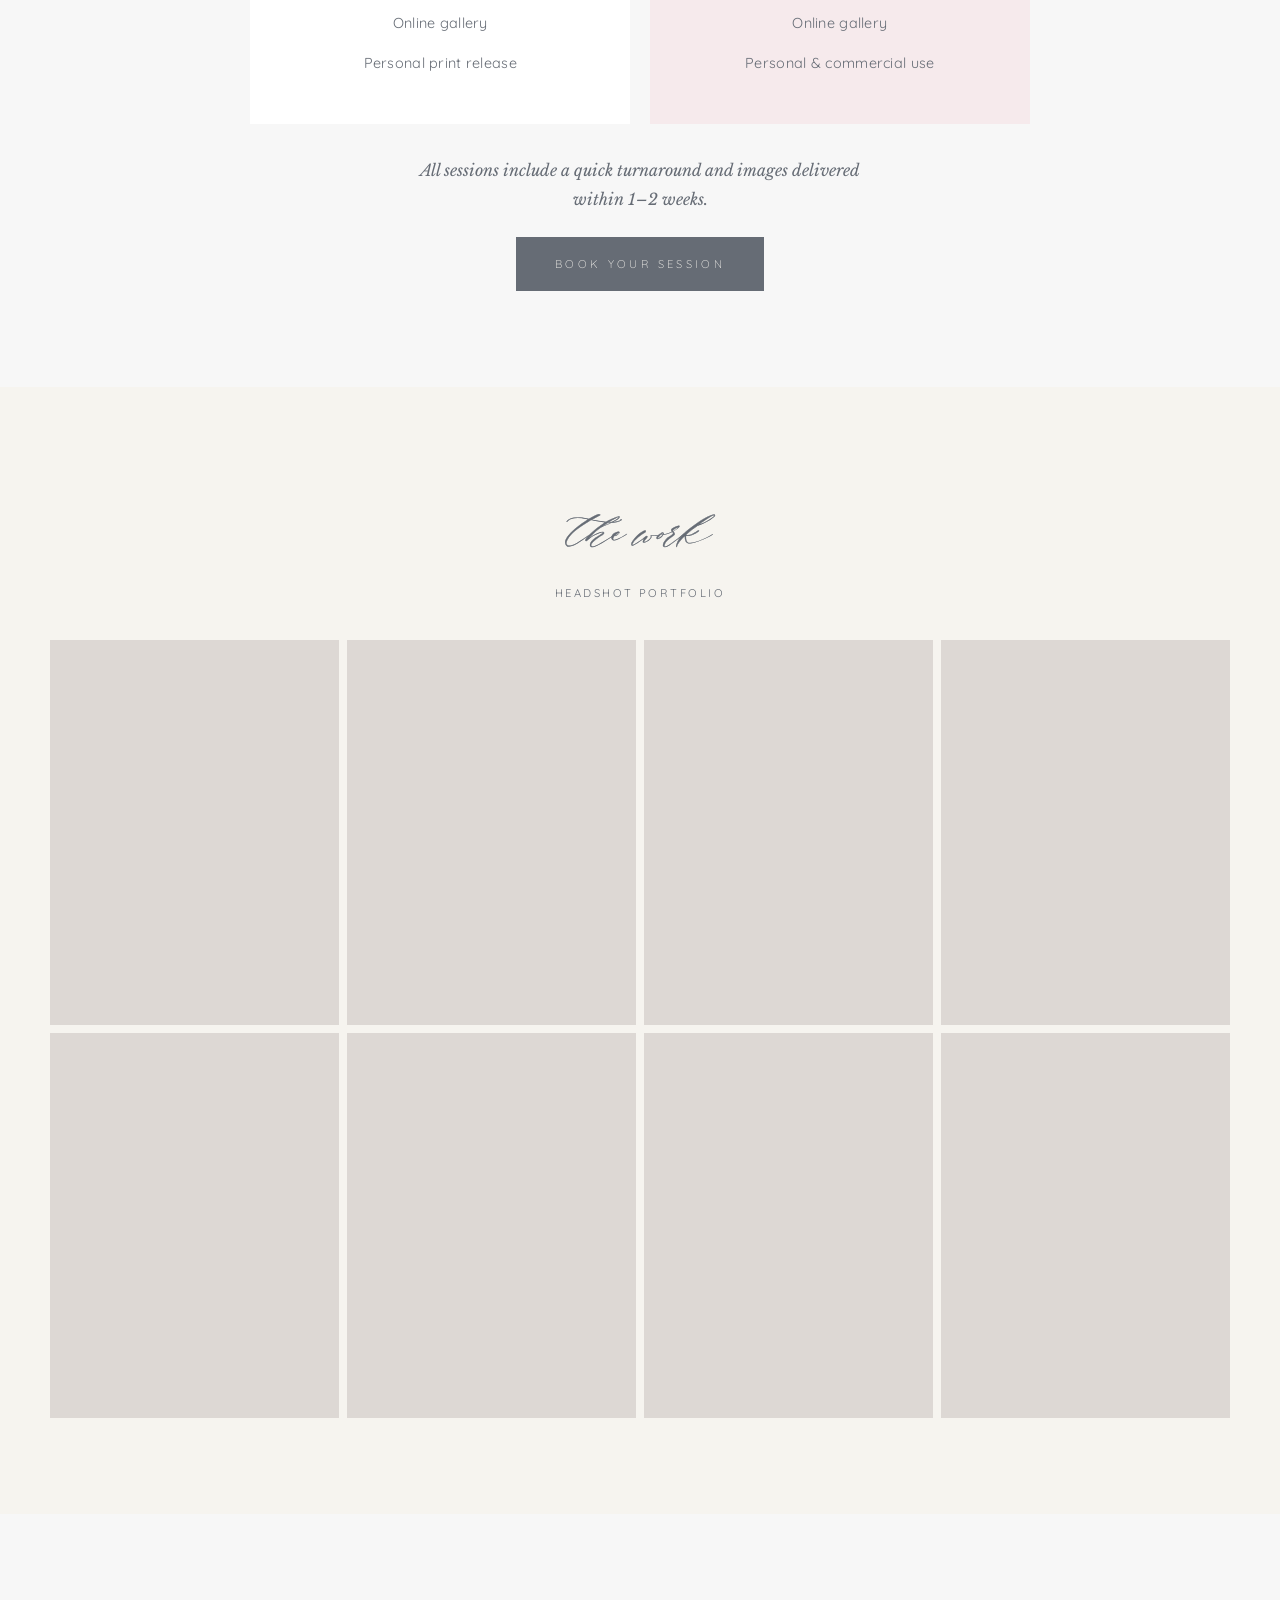
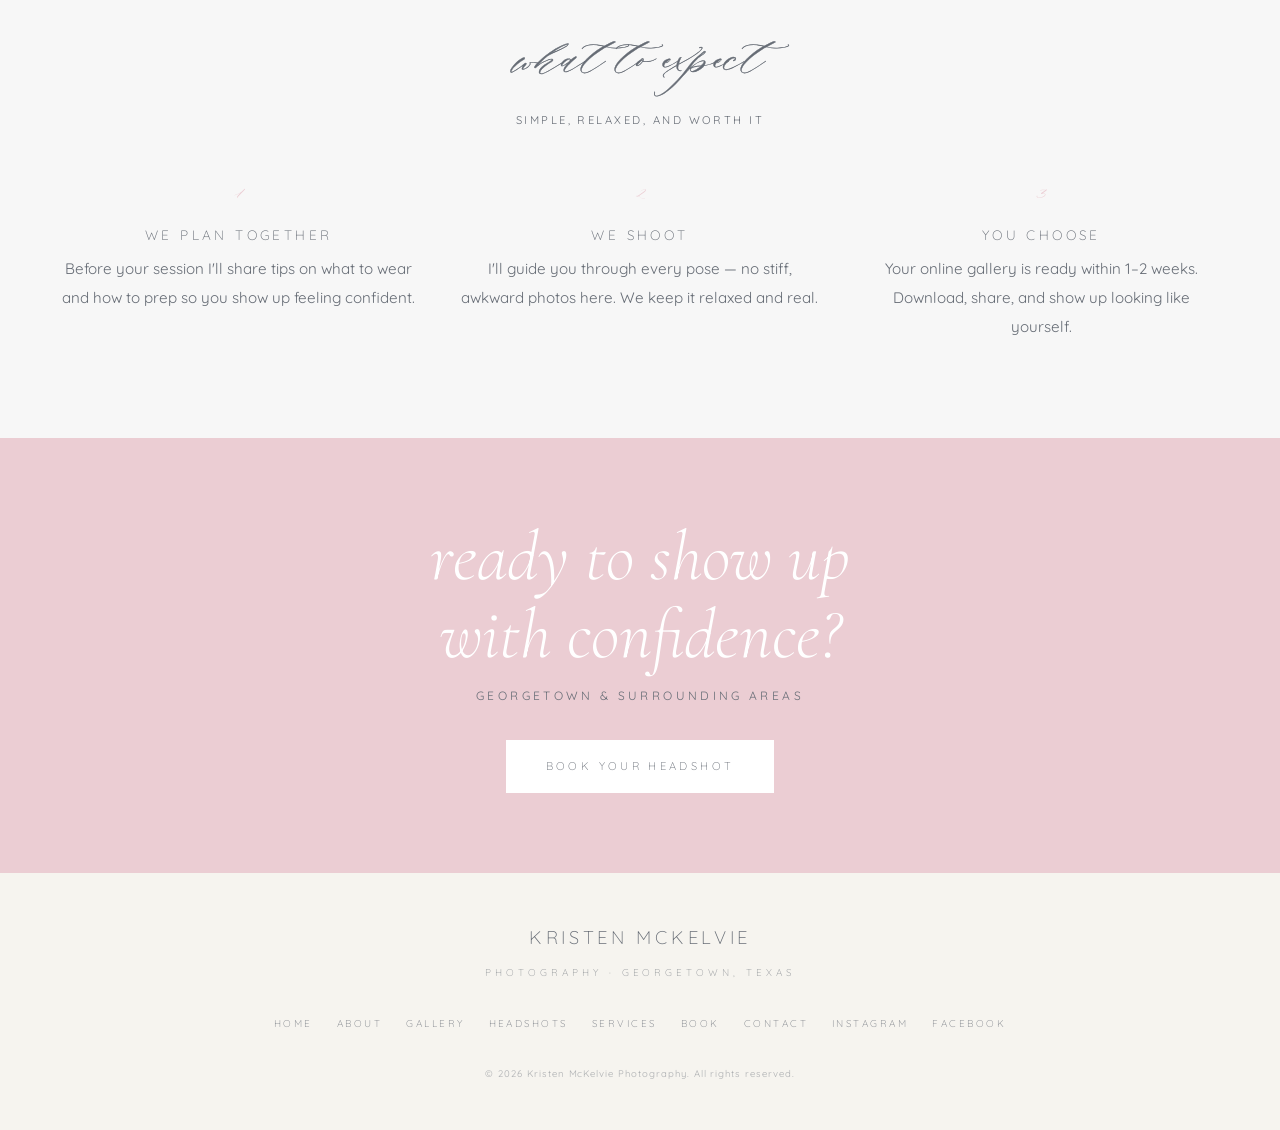
<file: headshots.html>
<!DOCTYPE html>
<html lang="en">
<head>
  <meta charset="UTF-8" />
  <meta name="viewport" content="width=device-width, initial-scale=1.0" />
  <title>Headshots &amp; Brand Photography | Kristen McKelvie Photography</title>
  <meta name="description" content="Professional headshots and brand/lifestyle photography in Georgetown, TX. Clean, confident, and completely you." />

  <link rel="preconnect" href="https://fonts.googleapis.com" />
  <link rel="preconnect" href="https://fonts.gstatic.com" crossorigin />
  <link href="https://fonts.googleapis.com/css2?family=Quicksand:wght@300;400;500&family=Libre+Baskerville:ital@0;1&family=Cormorant+Garamond:ital,wght@0,300;0,400;1,300;1,400&display=swap" rel="stylesheet" />
  <link rel="stylesheet" href="css/style.css" />
</head>
<body>

  <header class="site-header">
    <div class="logo-lockup">
      <a href="index.html">
        <img src="images/logo.png" alt="Kristen McKelvie Photography" class="site-logo">
      </a>
    </div>
    <nav class="nav-bar">
      <button class="nav-toggle" aria-label="Menu" aria-expanded="false">
        <span></span><span></span><span></span>
      </button>
      <ul class="nav-links" id="navLinks">
        <li><a href="index.html">Home</a></li>
        <li><a href="about.html">About</a></li>
        <li><a href="gallery.html">Gallery</a></li>
        <li><a href="headshots.html" class="active">Headshots</a></li>
        <li><a href="services.html">Services</a></li>
        <li><a href="booking.html">Book</a></li>
        <li><a href="contact.html">Contact</a></li>
      </ul>
    </nav>
  </header>

  <!-- Banner -->
  <section class="page-banner" style="background-image:url('images/kristen-portrait.jpg')">
    <p class="script">headshots &amp; brand</p>
  </section>

  <!-- Intro -->
  <section class="section-pad bg-cream center">
    <div class="wrap fade-up">
      <p class="section-script">look like yourself</p>
      <p class="section-eyebrow">Headshots &amp; Brand Photography</p>
      <p class="lead">
        A great headshot isn't about looking perfect &mdash; it's about looking
        like <em>you</em> on your best day. Whether you need a clean professional
        photo or a full brand session that tells your story, I'll make it feel
        easy and completely natural.
      </p>
    </div>
  </section>

  <!-- Pricing cards -->
  <section class="section-pad bg-offwhite center">
    <div class="wrap fade-up">
      <div class="pricing-grid" style="grid-template-columns: repeat(2,1fr); max-width:780px; margin-left:auto; margin-right:auto;">

        <div class="price-card">
          <div class="tier-name">classic</div>
          <div class="tier-kicker">Professional Headshot</div>
          <div class="tier-price">$250</div>
          <ul>
            <li>Up to 30 minutes</li>
            <li>1 location or studio look</li>
            <li>10 edited images</li>
            <li>Online gallery</li>
            <li>Personal print release</li>
          </ul>
        </div>

        <div class="price-card featured">
          <div class="badge">Most Popular</div>
          <div class="tier-name">brand</div>
          <div class="tier-kicker">Lifestyle &amp; Brand Session</div>
          <div class="tier-price">$450</div>
          <ul>
            <li>Up to 1 hour</li>
            <li>Multiple looks or locations</li>
            <li>25+ edited images</li>
            <li>Online gallery</li>
            <li>Personal &amp; commercial use</li>
          </ul>
        </div>

      </div>
      <p class="tagline" style="color:var(--slate);margin-top:2rem;">
        All sessions include a quick turnaround and images delivered within 1&ndash;2 weeks.
      </p>
      <div style="margin-top:1.5rem;">
        <a href="booking.html" class="btn btn-slate">Book Your Session</a>
      </div>
    </div>
  </section>

  <!-- Portfolio -->
  <section class="section-pad bg-cream center">
    <div class="wrap fade-up">
      <p class="section-script">the work</p>
      <p class="section-eyebrow">Headshot portfolio</p>
      <div class="gallery-grid" style="margin-top:2rem;">
        <!-- Add your headshot portfolio images here -->
        <!-- Example: <div class="tile" style="background-image:url('images/headshot-1.jpg')"></div> -->
        <div class="tile" style="background:var(--taupe);"></div>
        <div class="tile" style="background:var(--taupe);"></div>
        <div class="tile" style="background:var(--taupe);"></div>
        <div class="tile" style="background:var(--taupe);"></div>
        <div class="tile" style="background:var(--taupe);"></div>
        <div class="tile" style="background:var(--taupe);"></div>
        <div class="tile" style="background:var(--taupe);"></div>
        <div class="tile" style="background:var(--taupe);"></div>
      </div>
    </div>
  </section>

  <!-- What to expect -->
  <section class="section-pad bg-offwhite center">
    <div class="wrap fade-up">
      <p class="section-script">what to expect</p>
      <p class="section-eyebrow">Simple, relaxed, and worth it</p>
      <div class="steps">
        <div class="step">
          <div class="num">1</div>
          <h3>We plan together</h3>
          <p>Before your session I'll share tips on what to wear and how to prep so you show up feeling confident.</p>
        </div>
        <div class="step">
          <div class="num">2</div>
          <h3>We shoot</h3>
          <p>I'll guide you through every pose &mdash; no stiff, awkward photos here. We keep it relaxed and real.</p>
        </div>
        <div class="step">
          <div class="num">3</div>
          <h3>You choose</h3>
          <p>Your online gallery is ready within 1&ndash;2 weeks. Download, share, and show up looking like yourself.</p>
        </div>
      </div>
    </div>
  </section>

  <!-- CTA -->
  <section class="cta-banner fade-up">
    <p class="script">ready to show up<br />with confidence?</p>
    <p class="eyebrow">Georgetown &amp; surrounding areas</p>
    <a href="booking.html" class="btn btn-light">Book Your Headshot</a>
  </section>

  <footer class="site-footer">
    <div class="f-name">Kristen McKelvie</div>
    <div class="f-sub">Photography &middot; Georgetown, Texas</div>
    <ul class="f-links">
      <li><a href="index.html">Home</a></li>
      <li><a href="about.html">About</a></li>
      <li><a href="gallery.html">Gallery</a></li>
      <li><a href="headshots.html">Headshots</a></li>
      <li><a href="services.html">Services</a></li>
      <li><a href="booking.html">Book</a></li>
      <li><a href="contact.html">Contact</a></li>
      <li><a href="https://www.instagram.com/kristenmckelvie/" target="_blank" rel="noopener">Instagram</a></li>
      <li><a href="https://www.facebook.com/KristenLeePhotog/" target="_blank" rel="noopener">Facebook</a></li>
    </ul>
    <p class="f-fine">&copy; 2026 Kristen McKelvie Photography. All rights reserved.</p>
  </footer>

  <script src="js/main.js"></script>
</body>
</html>
</file>
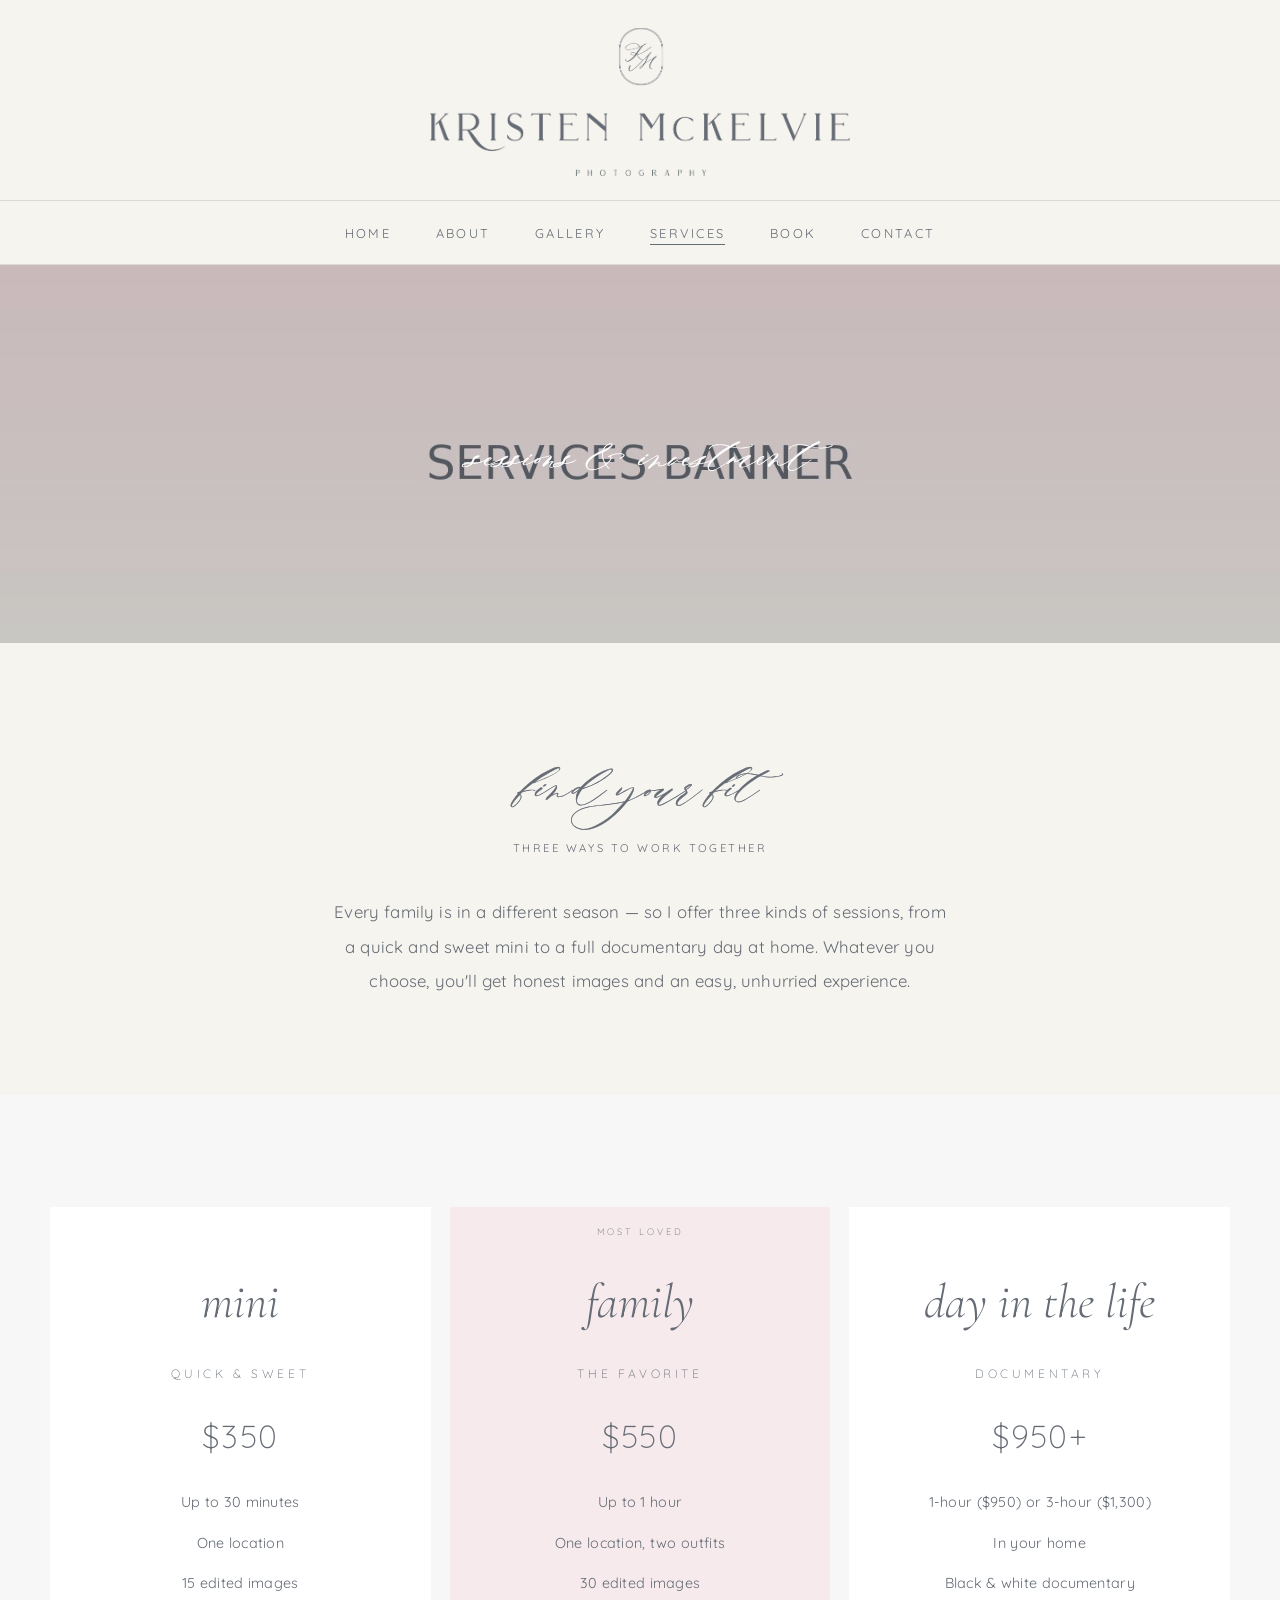
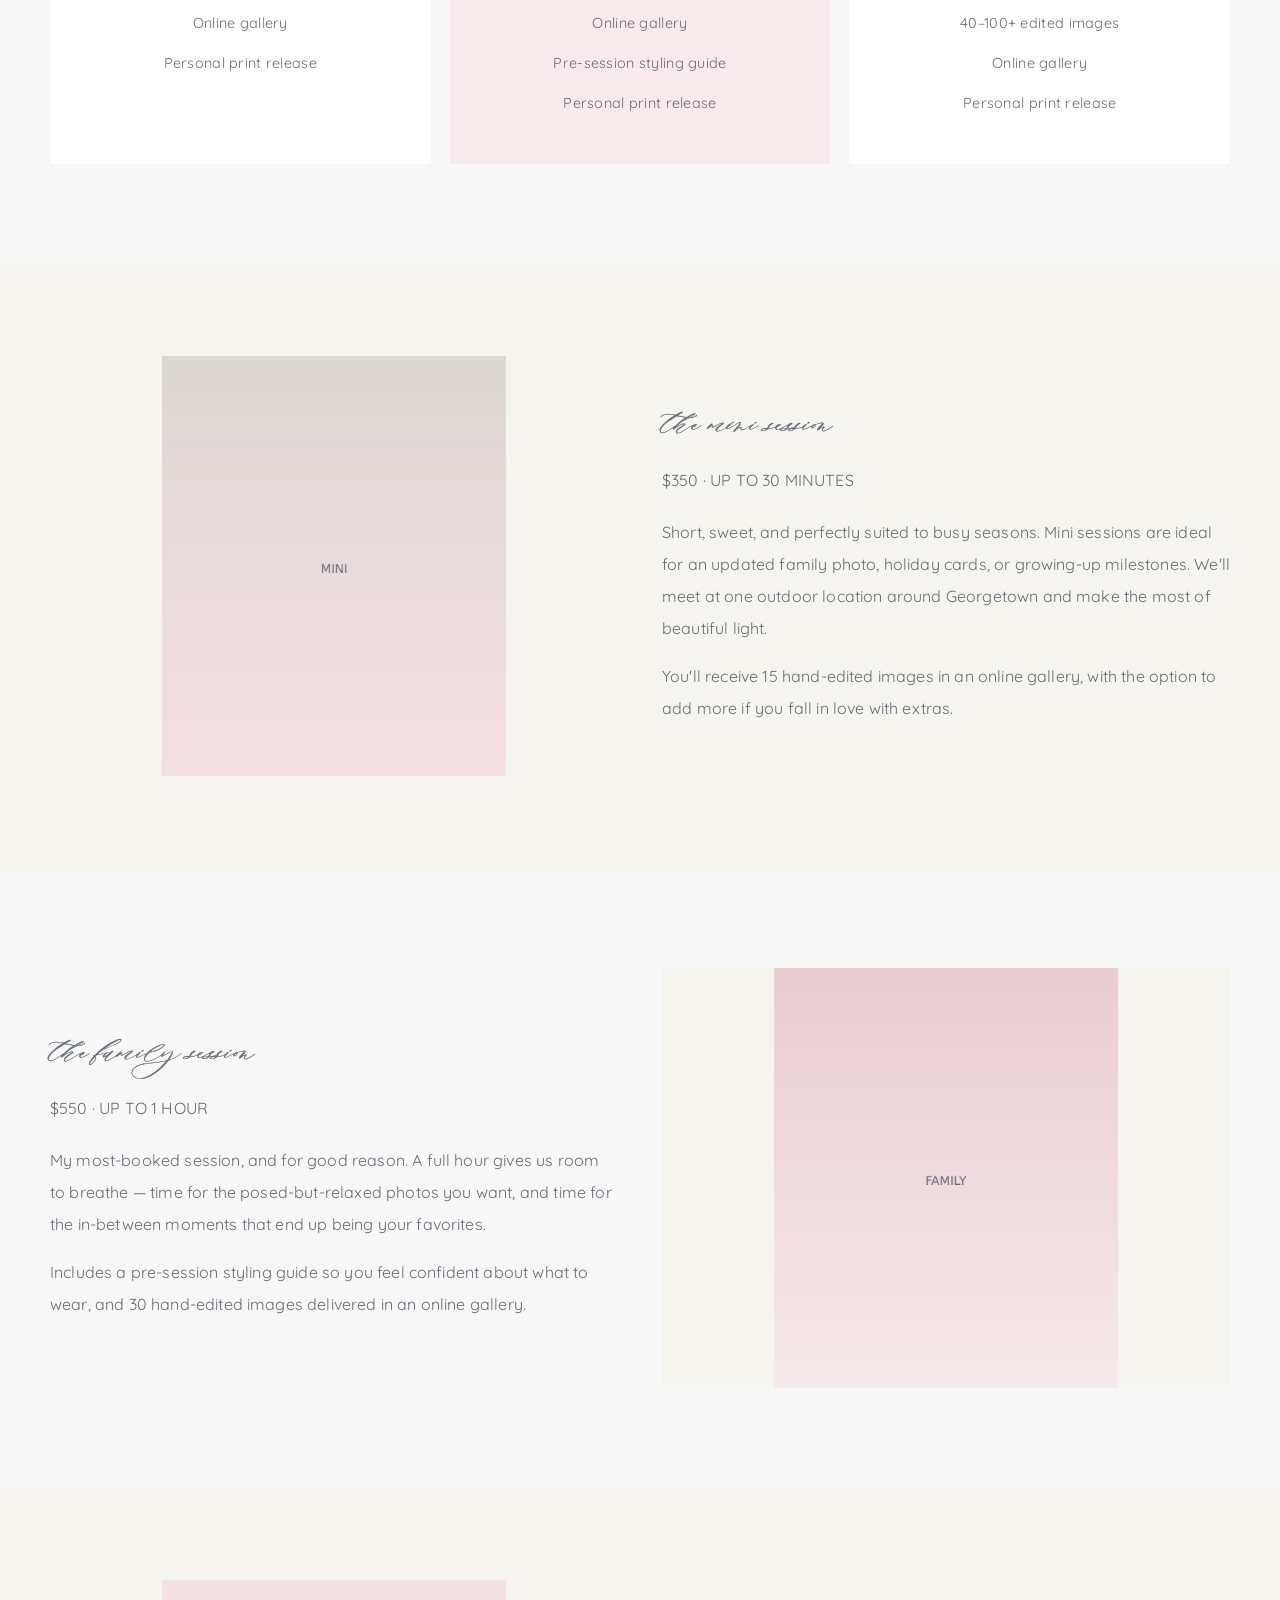
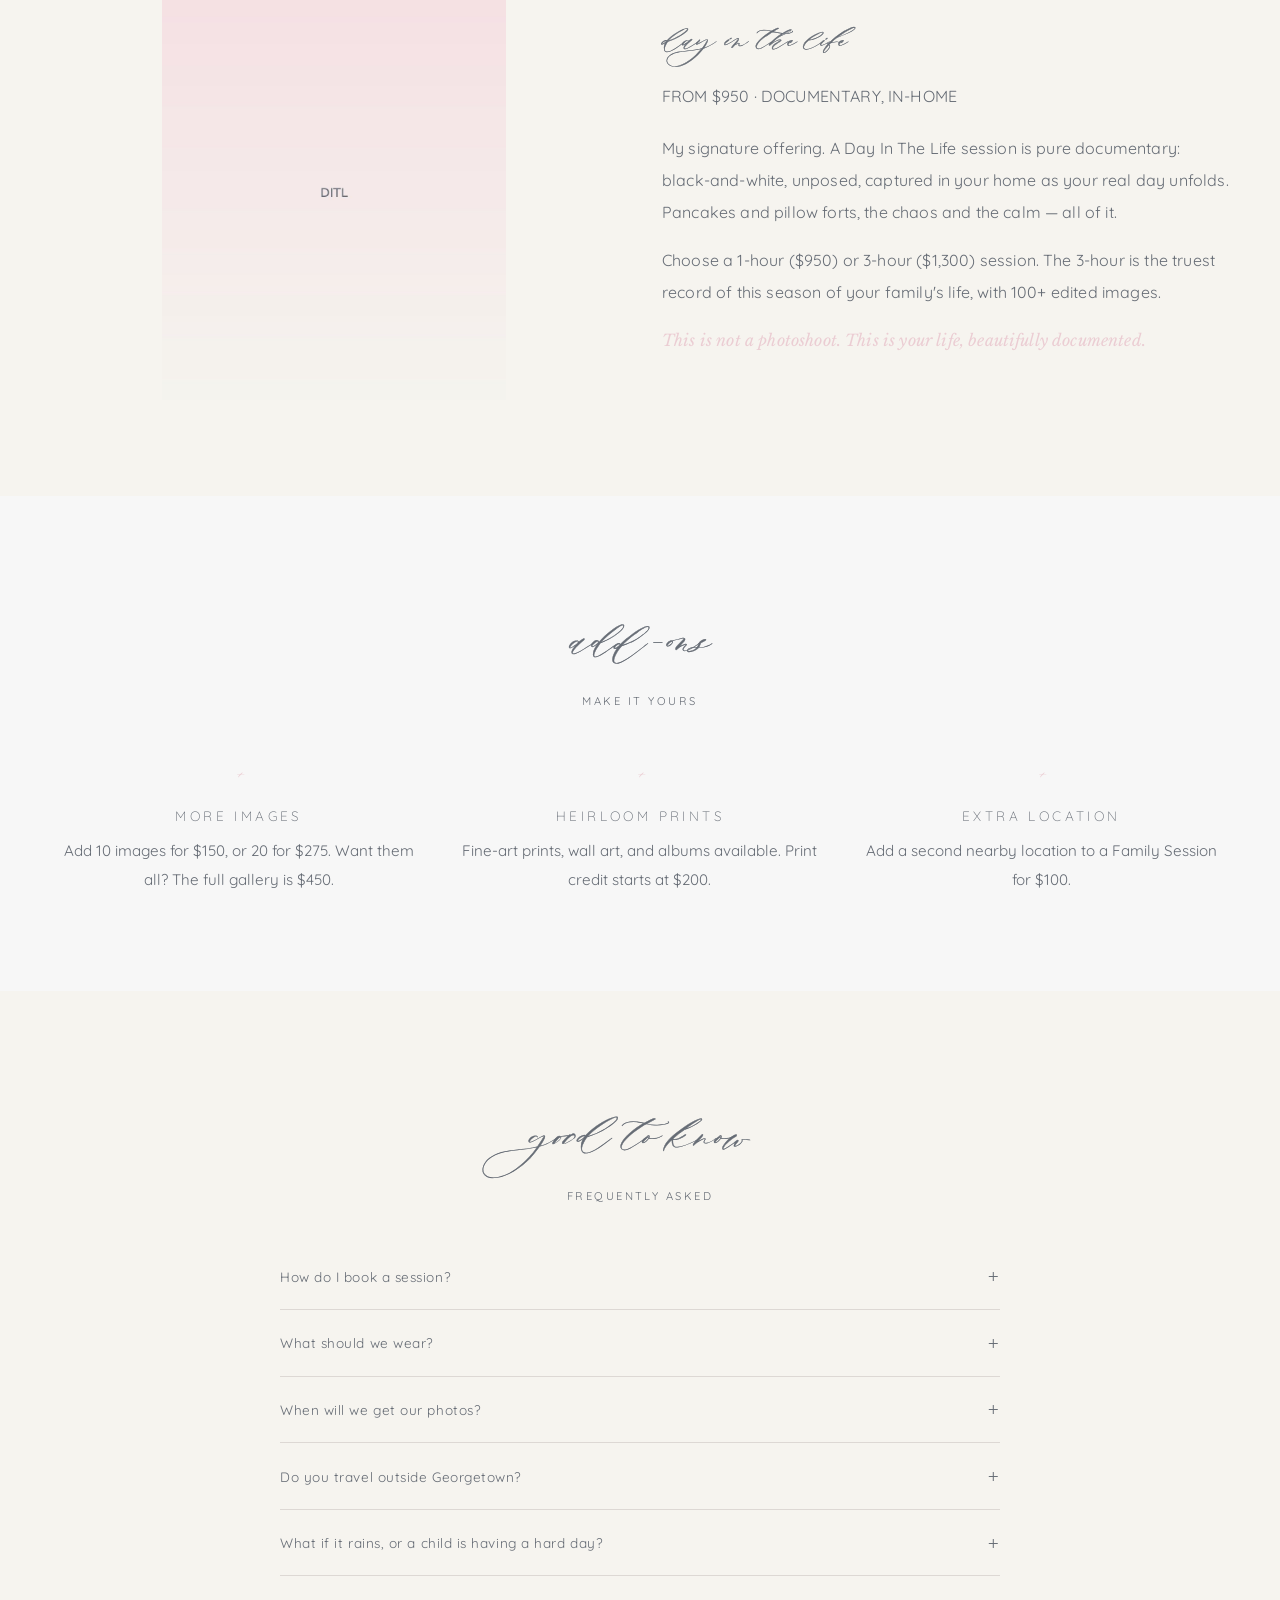
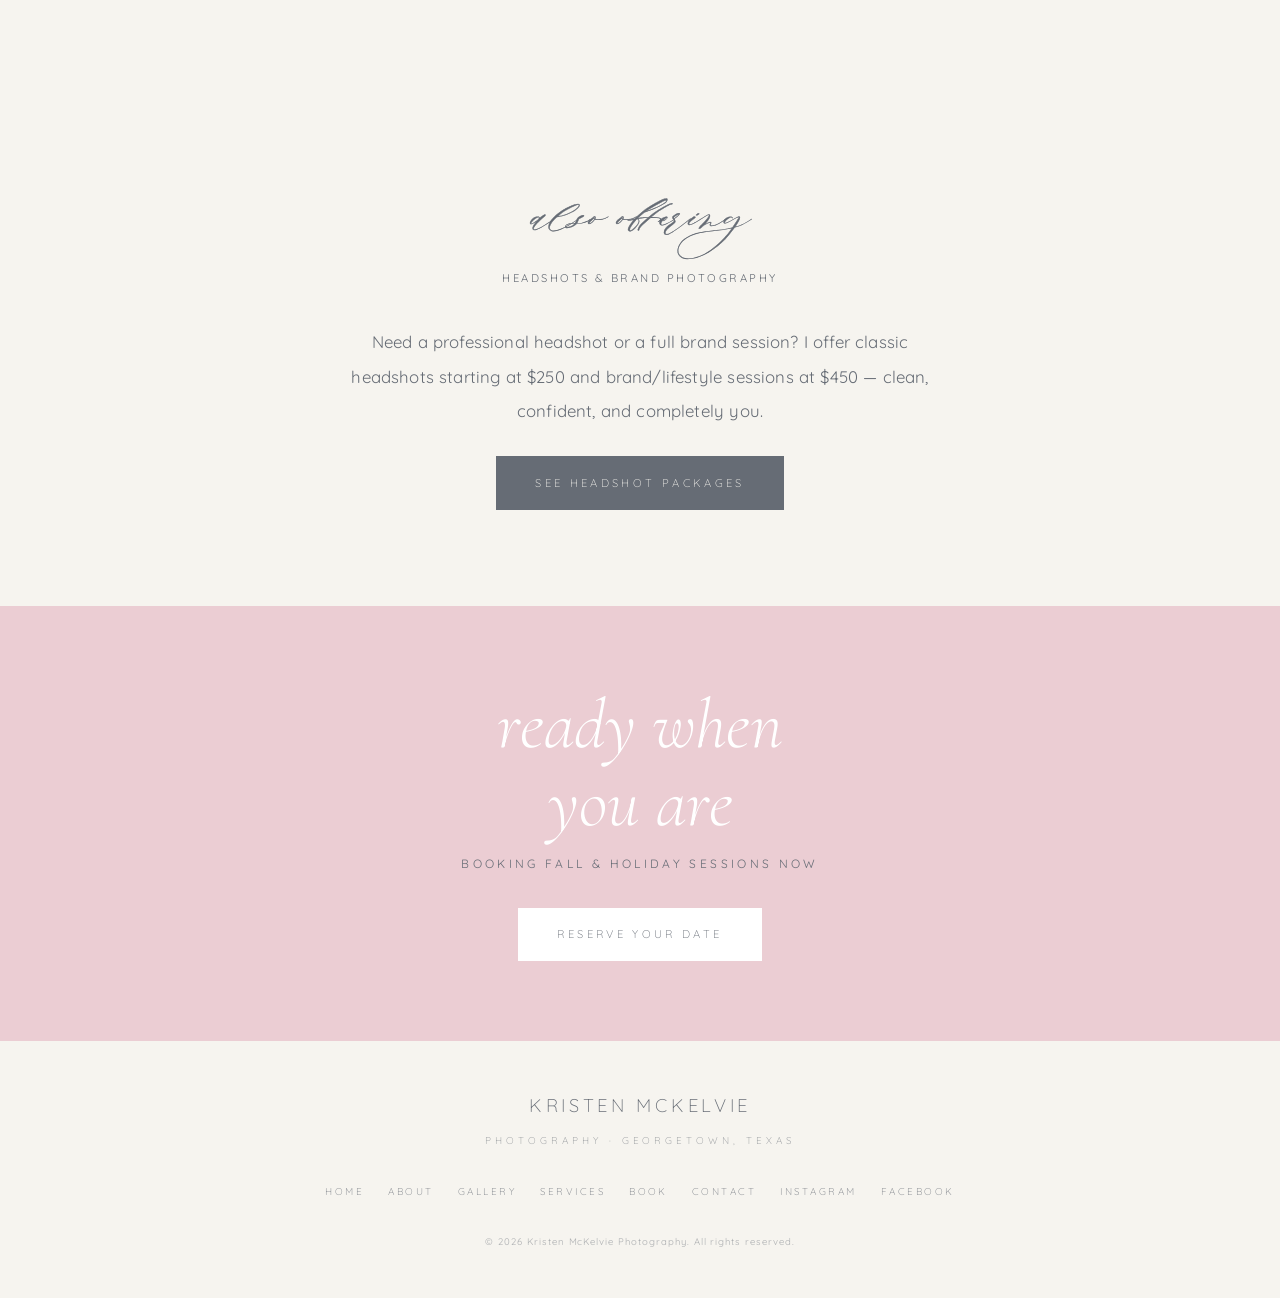
<file: services.html>
<!DOCTYPE html>
<html lang="en">
<head>
  <meta charset="UTF-8" />
  <meta name="viewport" content="width=device-width, initial-scale=1.0" />
  <title>Services &amp; Pricing | Kristen McKelvie Photography</title>
  <meta name="description" content="Family photography sessions and pricing in Georgetown, TX — Mini Sessions, Family Sessions, and Day In The Life documentary sessions." />

  <link rel="preconnect" href="https://fonts.googleapis.com" />
  <link rel="preconnect" href="https://fonts.gstatic.com" crossorigin />
  <link href="https://fonts.googleapis.com/css2?family=Quicksand:wght@300;400;500&family=Libre+Baskerville:ital@0;1&family=Cormorant+Garamond:ital,wght@0,300;0,400;1,300;1,400&display=swap" rel="stylesheet" />
  <link rel="stylesheet" href="css/style.css" />
</head>
<body>

  <header class="site-header">
    <div class="logo-lockup">
      <a href="index.html">
        <img src="images/logo.png" alt="Kristen McKelvie Photography" class="site-logo">
      </a>
    </div>
    <nav class="nav-bar">
      <button class="nav-toggle" aria-label="Menu" aria-expanded="false">
        <span></span><span></span><span></span>
      </button>
      <ul class="nav-links" id="navLinks">
        <li><a href="index.html">Home</a></li>
        <li><a href="about.html">About</a></li>
        <li><a href="gallery.html">Gallery</a></li>
        <li><a href="services.html" class="active">Services</a></li>
        <li><a href="booking.html">Book</a></li>
        <li><a href="contact.html">Contact</a></li>
      </ul>
    </nav>
  </header>

  <section class="page-banner" style="background-image:url('images/services-banner.jpg')">
    <p class="script">sessions &amp; investment</p>
  </section>

  <!-- Intro -->
  <section class="section-pad bg-cream center">
    <div class="wrap fade-up">
      <p class="section-script">find your fit</p>
      <p class="section-eyebrow">Three ways to work together</p>
      <p class="lead">
        Every family is in a different season &mdash; so I offer three kinds of
        sessions, from a quick and sweet mini to a full documentary day at home.
        Whatever you choose, you'll get honest images and an easy, unhurried
        experience.
      </p>
    </div>
  </section>

  <!-- Pricing cards -->
  <section class="section-pad bg-offwhite center">
    <div class="wrap fade-up">
      <div class="pricing-grid">
        <div class="price-card">
          <div class="tier-name">mini</div>
          <div class="tier-kicker">Quick &amp; Sweet</div>
          <div class="tier-price">$350</div>
          <ul>
            <li>Up to 30 minutes</li>
            <li>One location</li>
            <li>15 edited images</li>
            <li>Online gallery</li>
            <li>Personal print release</li>
          </ul>
        </div>
        <div class="price-card featured">
          <div class="badge">Most Loved</div>
          <div class="tier-name">family</div>
          <div class="tier-kicker">The Favorite</div>
          <div class="tier-price">$550</div>
          <ul>
            <li>Up to 1 hour</li>
            <li>One location, two outfits</li>
            <li>30 edited images</li>
            <li>Online gallery</li>
            <li>Pre-session styling guide</li>
            <li>Personal print release</li>
          </ul>
        </div>
        <div class="price-card">
          <div class="tier-name">day in the life</div>
          <div class="tier-kicker">Documentary</div>
          <div class="tier-price">$950+</div>
          <ul>
            <li>1-hour ($950) or 3-hour ($1,300)</li>
            <li>In your home</li>
            <li>Black &amp; white documentary</li>
            <li>40&ndash;100+ edited images</li>
            <li>Online gallery</li>
            <li>Personal print release</li>
          </ul>
        </div>
      </div>
    </div>
  </section>

  <!-- Detail: Mini -->
  <section class="section-pad bg-cream">
    <div class="wrap split fade-up">
      <div class="split-img" style="background-image:url('images/service-mini.jpg')"></div>
      <div>
        <h2 class="script" style="font-size:clamp(2.4rem,4.5vw,3.4rem);">the mini session</h2>
        <p class="eyebrow" style="margin:0.75rem 0 1.25rem;">$350 &middot; up to 30 minutes</p>
        <p>
          Short, sweet, and perfectly suited to busy seasons. Mini sessions are
          ideal for an updated family photo, holiday cards, or growing-up
          milestones. We'll meet at one outdoor location around Georgetown and make
          the most of beautiful light.
        </p>
        <p>
          You'll receive 15 hand-edited images in an online gallery, with the
          option to add more if you fall in love with extras.
        </p>
      </div>
    </div>
  </section>

  <!-- Detail: Family -->
  <section class="section-pad bg-offwhite">
    <div class="wrap split fade-up">
      <div>
        <h2 class="script" style="font-size:clamp(2.4rem,4.5vw,3.4rem);">the family session</h2>
        <p class="eyebrow" style="margin:0.75rem 0 1.25rem;">$550 &middot; up to 1 hour</p>
        <p>
          My most-booked session, and for good reason. A full hour gives us room
          to breathe &mdash; time for the posed-but-relaxed photos you want, and
          time for the in-between moments that end up being your favorites.
        </p>
        <p>
          Includes a pre-session styling guide so you feel confident about what
          to wear, and 30 hand-edited images delivered in an online gallery.
        </p>
      </div>
      <div class="split-img" style="background-image:url('images/service-family.jpg')"></div>
    </div>
  </section>

  <!-- Detail: Day In The Life -->
  <section class="section-pad bg-cream">
    <div class="wrap split fade-up">
      <div class="split-img" style="background-image:url('images/service-ditl.jpg')"></div>
      <div>
        <h2 class="script" style="font-size:clamp(2.4rem,4.5vw,3.4rem);">day in the life</h2>
        <p class="eyebrow" style="margin:0.75rem 0 1.25rem;">From $950 &middot; documentary, in-home</p>
        <p>
          My signature offering. A Day In The Life session is pure documentary:
          black-and-white, unposed, captured in your home as your real day
          unfolds. Pancakes and pillow forts, the chaos and the calm &mdash; all
          of it.
        </p>
        <p>
          Choose a 1-hour ($950) or 3-hour ($1,300) session. The 3-hour is the
          truest record of this season of your family's life, with 100+ edited
          images.
        </p>
        <p class="serif-italic" style="color:var(--rose);margin-top:1rem;">
          This is not a photoshoot. This is your life, beautifully documented.
        </p>
      </div>
    </div>
  </section>

  <!-- Add-ons -->
  <section class="section-pad bg-offwhite center">
    <div class="wrap fade-up">
      <p class="section-script">add-ons</p>
      <p class="section-eyebrow">Make it yours</p>
      <div class="steps">
        <div class="step">
          <div class="num">+</div>
          <h3>More images</h3>
          <p>Add 10 images for $150, or 20 for $275. Want them all? The full gallery is $450.</p>
        </div>
        <div class="step">
          <div class="num">+</div>
          <h3>Heirloom prints</h3>
          <p>Fine-art prints, wall art, and albums available. Print credit starts at $200.</p>
        </div>
        <div class="step">
          <div class="num">+</div>
          <h3>Extra location</h3>
          <p>Add a second nearby location to a Family Session for $100.</p>
        </div>
      </div>
    </div>
  </section>

  <!-- FAQ -->
  <section class="section-pad bg-cream">
    <div class="wrap fade-up">
      <p class="section-script center">good to know</p>
      <p class="section-eyebrow center">Frequently asked</p>
      <div class="faq-list">
        <div class="faq-item">
          <button class="faq-q" aria-expanded="false">
            How do I book a session?<span class="icon">+</span>
          </button>
          <div class="faq-a">
            <p>
              Head to the booking page, choose your session type and a time that
              works, and you'll be guided through a simple form and a retainer
              to lock in your date. That's it &mdash; I'll take it from there.
            </p>
          </div>
        </div>
        <div class="faq-item">
          <button class="faq-q" aria-expanded="false">
            What should we wear?<span class="icon">+</span>
          </button>
          <div class="faq-a">
            <p>
              Every Family and Day In The Life booking includes a styling guide
              with simple, flattering recommendations. The short version: choose
              comfortable clothes in soft, coordinating tones &mdash; and dress
              for the season you're in.
            </p>
          </div>
        </div>
        <div class="faq-item">
          <button class="faq-q" aria-expanded="false">
            When will we get our photos?<span class="icon">+</span>
          </button>
          <div class="faq-a">
            <p>
              Mini and Family galleries are delivered within two weeks. Day In
              The Life galleries, because there are so many more images to edit,
              are delivered within three to four weeks.
            </p>
          </div>
        </div>
        <div class="faq-item">
          <button class="faq-q" aria-expanded="false">
            Do you travel outside Georgetown?<span class="icon">+</span>
          </button>
          <div class="faq-a">
            <p>
              Yes! I happily photograph families throughout the greater Austin
              area. Travel beyond 30 minutes from Georgetown may include a small
              travel fee &mdash; just ask and I'll give you an exact quote.
            </p>
          </div>
        </div>
        <div class="faq-item">
          <button class="faq-q" aria-expanded="false">
            What if it rains, or a child is having a hard day?<span class="icon">+</span>
          </button>
          <div class="faq-a">
            <p>
              Life happens, and I never want a session to feel stressful. We can
              reschedule for weather or illness with no penalty. And if a little
              one is having a big-feelings day &mdash; honestly, those real
              moments often make the most beautiful, true photos.
            </p>
          </div>
        </div>
      </div>
    </div>
  </section>

  <!-- Headshots callout -->
  <section class="section-pad bg-cream center">
    <div class="wrap fade-up">
      <p class="section-script">also offering</p>
      <p class="section-eyebrow">Headshots &amp; Brand Photography</p>
      <p class="lead">
        Need a professional headshot or a full brand session? I offer classic
        headshots starting at $250 and brand/lifestyle sessions at $450 &mdash;
        clean, confident, and completely you.
      </p>
      <div style="margin-top:1.75rem;">
        <a href="headshots.html" class="btn btn-slate">See Headshot Packages</a>
      </div>
    </div>
  </section>

  <!-- CTA -->
  <section class="cta-banner fade-up">
    <p class="script">ready when<br />you are</p>
    <p class="eyebrow">Booking fall &amp; holiday sessions now</p>
    <a href="booking.html" class="btn btn-light">Reserve Your Date</a>
  </section>

  <footer class="site-footer">
    <div class="f-name">Kristen McKelvie</div>
    <div class="f-sub">Photography &middot; Georgetown, Texas</div>
    <ul class="f-links">
      <li><a href="index.html">Home</a></li>
      <li><a href="about.html">About</a></li>
      <li><a href="gallery.html">Gallery</a></li>
      <li><a href="services.html">Services</a></li>
      <li><a href="booking.html">Book</a></li>
      <li><a href="contact.html">Contact</a></li>
      <li><a href="https://www.instagram.com/kristenmckelvie/" target="_blank" rel="noopener">Instagram</a></li>
      <li><a href="https://www.facebook.com/KristenLeePhotog/" target="_blank" rel="noopener">Facebook</a></li>
    </ul>
    <p class="f-fine">&copy; 2026 Kristen McKelvie Photography. All rights reserved.</p>
  </footer>

  <script src="js/main.js"></script>
</body>
</html>
</file>
<file: css/style.css>
/* ============================================
   Kristen McKelvie Photography
   Shared stylesheet
   ============================================ */

/* ---- Fonts ---- */
@font-face {
  font-family: "Roselyn";
  src: url("../fonts/Roselyn-Regular.woff2") format("woff2"),
       url("../fonts/Roselyn-Regular.woff") format("woff"),
       url("../fonts/Roselyn-Regular.ttf") format("truetype");
  font-weight: normal;
  font-style: normal;
  font-display: swap;
}

/* Quicksand + Libre Baskerville load from Google Fonts via <link> in each page head */

/* ---- Design tokens ---- */
:root {
  --slate:        #666c75;
  --cream:        #f6f4ef;
  --offwhite:     #f7f7f7;
  --rose:         #ebcdd3;
  --blush:        #f5e0e4;
  --blush-pale:   #f6eaec;
  --taupe:        #ddd8d4;
  --white:        #ffffff;

  --font-script:  "Roselyn", "Pinyon Script", cursive;
  --font-serif:   "Libre Baskerville", Georgia, serif;
  --font-sans:    "Quicksand", -apple-system, BlinkMacSystemFont, sans-serif;

  --maxw:         1180px;
}

/* ---- Reset ---- */
* { margin: 0; padding: 0; box-sizing: border-box; }
html { scroll-behavior: smooth; }
body {
  font-family: var(--font-sans);
  font-weight: 400;
  font-size: 16px;
  color: var(--slate);
  background: var(--cream);
  line-height: 1.9;
  -webkit-font-smoothing: antialiased;
}
img { max-width: 100%; display: block; }
a { color: inherit; }

/* ---- Typography helpers ---- */
.script {
  font-family: var(--font-script);
  font-weight: normal;
  line-height: 1.1;
  color: var(--slate);
  -webkit-text-stroke: 0.4px currentColor;
}
.eyebrow {
  font-family: var(--font-sans);
  font-weight: 400;
  font-size: 0.75rem;
  letter-spacing: 0.28em;
  text-transform: uppercase;
  color: var(--slate);
}
.serif-italic {
  font-family: var(--font-serif);
  font-style: italic;
}
.section-pad { padding: 6rem 1.5rem; }
.wrap { max-width: var(--maxw); margin: 0 auto; }
.center { text-align: center; }

/* ---- Buttons ---- */
.btn {
  display: inline-block;
  font-family: var(--font-sans);
  font-weight: 300;
  font-size: 0.7rem;
  letter-spacing: 0.3em;
  text-transform: uppercase;
  text-decoration: none;
  padding: 0.95rem 2.4rem;
  border: 1px solid transparent;
  transition: all 0.25s ease;
  cursor: pointer;
}
.btn-light { background: var(--white); color: var(--slate); }
.btn-light:hover { background: var(--slate); color: var(--cream); }
.btn-slate { background: var(--slate); color: var(--cream); }
.btn-slate:hover { background: transparent; color: var(--slate); border-color: var(--slate); }
.btn-outline { background: transparent; color: var(--slate); border-color: var(--slate); }
.btn-outline:hover { background: var(--slate); color: var(--cream); }

.text-link {
  font-family: var(--font-sans);
  font-weight: 300;
  font-size: 0.7rem;
  letter-spacing: 0.32em;
  text-transform: uppercase;
  text-decoration: none;
  color: var(--slate);
  border-bottom: 1px solid var(--rose);
  padding-bottom: 4px;
  transition: border-color 0.25s ease;
}
.text-link:hover { border-color: var(--slate); }

/* ============================================
   HEADER / NAV
   ============================================ */
.site-header {
  background: var(--cream);
}

/* Logo lockup — cream area at top */
.logo-lockup {
  text-align: center;
  padding: 1.75rem 1.5rem 1.5rem;
}
.site-logo {
  width: 420px;
  max-width: 90%;
  height: auto;
  display: block;
  margin: 0 auto;
}

/* Nav bar — cream strip between logo and hero */
.nav-bar {
  background: var(--cream);
  display: flex;
  justify-content: center;
  align-items: center;
  padding: 1rem 2rem;
  border-top: 1px solid var(--taupe);
  border-bottom: 1px solid var(--taupe);
}
.nav-links {
  display: flex;
  gap: 2.8rem;
  list-style: none;
}
.nav-links a {
  font-family: var(--font-sans);
  font-weight: 400;
  font-size: 0.8rem;
  letter-spacing: 0.18em;
  text-transform: uppercase;
  text-decoration: none;
  color: var(--slate);
  padding-bottom: 3px;
  border-bottom: 1px solid transparent;
  transition: border-color 0.2s ease, color 0.2s ease;
}
.nav-links a:hover,
.nav-links a.active { border-bottom-color: var(--slate); color: var(--slate); }

/* Mobile nav toggle */
.nav-toggle { display: none; background: none; border: none; cursor: pointer; }
.nav-toggle span {
  display: block; width: 24px; height: 1.5px;
  background: var(--white); margin: 5px 0;
  transition: all 0.3s ease;
}

/* ============================================
   HERO
   ============================================ */
.hero {
  position: relative;
  min-height: 78vh;
  background-size: cover;
  background-position: center;
  background-color: var(--taupe);
}
.hero::after {
  content: "";
  position: absolute; inset: 0;
  background: linear-gradient(180deg, rgba(0,0,0,0.12), rgba(0,0,0,0.42));
}
.hero-inner {
  position: absolute;
  inset: 0;
  z-index: 2;
  display: flex;
  flex-direction: column;
  align-items: center;
  text-align: center;
  padding: 90px 1.5rem 48px;
  color: var(--white);
}
.hero-inner .btn { margin-top: auto; }
.hero-script {
  font-family: var(--font-script);
  font-size: clamp(3.5rem, 9vw, 7rem);
  line-height: 1.05;
  color: var(--white);
  margin-bottom: 1rem;
  text-shadow: 0 2px 24px rgba(0,0,0,0.35), 0 1px 6px rgba(0,0,0,0.25);
  -webkit-text-stroke: 0.5px rgba(255,255,255,0.6);
}
.hero-eyebrow {
  font-family: var(--font-sans);
  font-weight: 300;
  font-size: 0.72rem;
  letter-spacing: 0.35em;
  text-transform: uppercase;
  color: var(--white);
  margin-bottom: 1.75rem;
  text-shadow: 0 1px 8px rgba(0,0,0,0.4);
}

/* page banner (smaller hero for inner pages) */
.page-banner {
  position: relative;
  min-height: 42vh;
  display: flex;
  align-items: center;
  justify-content: center;
  text-align: center;
  background-size: cover;
  background-position: center;
  background-color: var(--taupe);
}
.page-banner::after {
  content: "";
  position: absolute; inset: 0;
  background: rgba(0,0,0,0.18);
}
.page-banner .script {
  position: relative; z-index: 2;
  font-size: clamp(2.8rem, 7vw, 4.8rem);
  color: var(--white);
}

/* ============================================
   GENERIC SECTION PIECES
   ============================================ */
.section-script {
  font-family: var(--font-script);
  font-size: clamp(3.2rem, 6.5vw, 5.2rem);
  color: var(--slate);
  line-height: 1.1;
  margin-bottom: 0.5rem;
  -webkit-text-stroke: 0.4px currentColor;
}
.section-eyebrow {
  font-family: var(--font-sans);
  font-weight: 400;
  font-size: 0.7rem;
  letter-spacing: 0.22em;
  text-transform: uppercase;
  color: var(--slate);
  margin-bottom: 2.25rem;
}
.lead {
  font-size: 1.05rem;
  line-height: 2.05;
  letter-spacing: 0.01em;
  max-width: 620px;
  margin: 0 auto;
}
.tagline {
  font-family: var(--font-serif);
  font-style: italic;
  font-size: 1rem;
  line-height: 1.8;
  color: var(--rose);
  max-width: 480px;
  margin: 1.5rem auto 0;
}

/* ============================================
   PRICING CARDS
   ============================================ */
.pricing-grid {
  display: grid;
  grid-template-columns: repeat(3, 1fr);
  gap: 1.2rem;
  margin-top: 1rem;
}
.price-card {
  background: var(--white);
  padding: 2.5rem 1.4rem;
  text-align: center;
  position: relative;
}
.price-card.featured { background: var(--blush-pale); }
.price-card .badge {
  position: absolute; top: 1rem; left: 50%;
  transform: translateX(-50%);
  font-family: var(--font-sans);
  font-weight: 300;
  font-size: 0.58rem;
  letter-spacing: 0.3em;
  text-transform: uppercase;
  color: var(--slate);
}
.price-card .tier-name {
  font-family: "Cormorant Garamond", Georgia, serif;
  font-size: 3rem;
  font-weight: 300;
  font-style: italic;
  color: var(--slate);
  line-height: 1.15;
  height: 7rem;
  display: flex;
  align-items: center;
  justify-content: center;
  margin-bottom: 0.3rem;
}
.price-card.featured .tier-name { margin-top: 0; }
.price-card .tier-kicker {
  font-family: var(--font-sans);
  font-weight: 300;
  font-size: 0.75rem;
  letter-spacing: 0.3em;
  text-transform: uppercase;
  margin-bottom: 1.25rem;
}
.price-card .tier-price {
  font-family: var(--font-sans);
  font-weight: 300;
  font-size: 2rem;
  letter-spacing: 0.04em;
  margin-bottom: 1rem;
}
.price-card .tier-price .from {
  font-size: 0.95rem;
  display: block;
  letter-spacing: 0.15em;
  margin-bottom: 0.2rem;
}
.price-card ul { list-style: none; }
.price-card li {
  font-size: 0.9rem;
  letter-spacing: 0.02em;
  padding: 0.4rem 0;
}

/* ============================================
   ABOUT SPLIT
   ============================================ */
.split {
  display: grid;
  grid-template-columns: 1fr 1fr;
  gap: 2.75rem;
  align-items: center;
}
.split-img {
  background: var(--cream);
  background-size: contain;
  background-repeat: no-repeat;
  background-position: center center;
  min-height: 420px;
}
.split h2 { font-weight: normal; }
.split p {
  font-size: 1rem;
  line-height: 2.0;
  letter-spacing: 0.01em;
  margin-bottom: 1rem;
}

/* ============================================
   GALLERY GRID
   ============================================ */
.gallery-grid {
  display: grid;
  grid-template-columns: repeat(4, 1fr);
  gap: 0.5rem;
}
.gallery-grid .tile {
  aspect-ratio: 3 / 4;
  background: var(--taupe);
  background-size: cover;
  background-position: center;
  overflow: hidden;
}
.gallery-grid .tile img {
  width: 100%; height: 100%;
  object-fit: cover;
  transition: transform 0.6s ease;
}
.gallery-grid .tile:hover img { transform: scale(1.05); }

/* ============================================
   TESTIMONIALS
   ============================================ */
.testimonial-grid {
  display: grid;
  grid-template-columns: 1fr 1fr;
  gap: 1.2rem;
}
.testimonial {
  background: var(--blush-pale);
  padding: 2.5rem 2rem;
}
.testimonial p {
  font-family: var(--font-serif);
  font-style: italic;
  font-size: 0.9rem;
  line-height: 1.85;
  margin-bottom: 1.1rem;
}
.testimonial .attr {
  font-family: var(--font-sans);
  font-weight: 300;
  font-size: 0.65rem;
  letter-spacing: 0.3em;
  text-transform: uppercase;
}

/* ============================================
   CTA BANNER
   ============================================ */
.cta-banner {
  background: var(--rose);
  text-align: center;
  padding: 5rem 1.5rem;
}
.cta-banner .script {
  font-family: "Cormorant Garamond", Georgia, serif;
  font-size: clamp(2.8rem, 5.5vw, 4.5rem);
  font-weight: 300;
  font-style: italic;
  color: var(--white);
  margin-bottom: 0.75rem;
  -webkit-text-stroke: 0;
}
.cta-banner .eyebrow { margin-bottom: 2rem; }

/* ============================================
   FOOTER
   ============================================ */
.site-footer {
  background: var(--cream);
  color: var(--slate);
  text-align: center;
  padding: 3rem 1.5rem;
}
.site-footer .f-name {
  font-family: var(--font-sans);
  font-weight: 300;
  font-size: 1.15rem;
  letter-spacing: 0.2em;
  text-transform: uppercase;
  margin-bottom: 0.4rem;
}
.site-footer .f-sub {
  font-family: var(--font-sans);
  font-weight: 300;
  font-size: 0.62rem;
  letter-spacing: 0.4em;
  text-transform: uppercase;
  color: rgba(102,108,117,0.7);
  margin-bottom: 1.5rem;
}
.site-footer .f-links {
  display: flex;
  justify-content: center;
  gap: 1.5rem;
  flex-wrap: wrap;
  list-style: none;
}
.site-footer .f-links a {
  font-family: var(--font-sans);
  font-weight: 300;
  font-size: 0.62rem;
  letter-spacing: 0.25em;
  text-transform: uppercase;
  text-decoration: none;
  color: rgba(102,108,117,0.85);
  transition: color 0.2s ease;
}
.site-footer .f-links a:hover { color: var(--slate); }
.site-footer .f-fine {
  margin-top: 1.75rem;
  font-size: 0.6rem;
  letter-spacing: 0.1em;
  color: rgba(102,108,117,0.5);
}

/* ============================================
   FORMS  (contact / inquiry)
   ============================================ */
.form-grid {
  max-width: 620px;
  margin: 0 auto;
  display: grid;
  gap: 1.2rem;
}
.form-row {
  display: grid;
  grid-template-columns: 1fr 1fr;
  gap: 1.2rem;
}
.field label {
  display: block;
  font-family: var(--font-sans);
  font-weight: 300;
  font-size: 0.62rem;
  letter-spacing: 0.25em;
  text-transform: uppercase;
  margin-bottom: 0.4rem;
}
.field input,
.field select,
.field textarea {
  width: 100%;
  font-family: var(--font-sans);
  font-size: 0.85rem;
  color: var(--slate);
  background: var(--white);
  border: 1px solid var(--taupe);
  padding: 0.8rem 0.9rem;
}
.field textarea { resize: vertical; min-height: 130px; }
.field input:focus,
.field select:focus,
.field textarea:focus {
  outline: none;
  border-color: var(--rose);
}

/* ============================================
   BOOKING / EMBED
   ============================================ */
.embed-frame {
  max-width: 900px;
  margin: 2rem auto 0;
  background: var(--white);
  min-height: 1200px;
  border: 1px solid var(--taupe);
}
.embed-frame iframe { width: 100%; min-height: 1200px; border: 0; display: block; }

.steps {
  display: grid;
  grid-template-columns: repeat(3, 1fr);
  gap: 1.5rem;
  margin-top: 1rem;
}
.step { text-align: center; padding: 0 0.5rem; }
.step .num {
  font-family: var(--font-script);
  font-size: 3rem;
  color: var(--rose);
  line-height: 1;
  margin-bottom: 0.4rem;
}
.step h3 {
  font-family: var(--font-sans);
  font-weight: 300;
  font-size: 0.85rem;
  letter-spacing: 0.25em;
  text-transform: uppercase;
  margin-bottom: 0.5rem;
}
.step p { font-size: 0.95rem; line-height: 1.9; }

/* ============================================
   FAQ
   ============================================ */
.faq-list { max-width: 720px; margin: 0 auto; }
.faq-item {
  border-bottom: 1px solid var(--taupe);
}
.faq-q {
  width: 100%;
  background: none;
  border: none;
  text-align: left;
  cursor: pointer;
  padding: 1.3rem 0;
  font-family: var(--font-sans);
  font-weight: 400;
  font-size: 0.85rem;
  letter-spacing: 0.04em;
  color: var(--slate);
  display: flex;
  justify-content: space-between;
  align-items: center;
  gap: 1rem;
}
.faq-q .icon { font-family: var(--font-serif); font-size: 1.2rem; transition: transform 0.3s ease; }
.faq-q[aria-expanded="true"] .icon { transform: rotate(45deg); }
.faq-a {
  max-height: 0;
  overflow: hidden;
  transition: max-height 0.35s ease;
}
.faq-a p {
  font-size: 0.82rem;
  line-height: 1.85;
  padding: 0 0 1.3rem;
}

/* ============================================
   UTILITY SECTIONS
   ============================================ */
.bg-cream    { background: var(--cream); }
.bg-offwhite { background: var(--offwhite); }
.bg-white    { background: var(--white); }
.bg-blush    { background: var(--blush-pale); }

/* ============================================
   PAGE-LOAD ANIMATION
   Content is visible by default. Only when JS adds
   .js-anim to <html> do we hide-then-reveal, so the
   site degrades gracefully without JavaScript.
   ============================================ */
.js-anim .fade-up {
  opacity: 0;
  transform: translateY(18px);
  transition: opacity 0.7s ease, transform 0.7s ease;
}
.js-anim .fade-up.in { opacity: 1; transform: translateY(0); }
@media (prefers-reduced-motion: reduce) {
  .js-anim .fade-up { opacity: 1; transform: none; transition: none; }
}

/* ============================================
   RESPONSIVE
   ============================================ */
@media (max-width: 860px) {
  .pricing-grid,
  .testimonial-grid,
  .split,
  .steps { grid-template-columns: 1fr; }
  .gallery-grid { grid-template-columns: repeat(2, 1fr); }
  .form-row { grid-template-columns: 1fr; }
  .split-img { min-height: 280px; order: -1; }

  .nav-links {
    display: none;
    position: absolute;
    top: 100%; left: 0; right: 0;
    background: var(--cream);
    flex-direction: column;
    gap: 0;
    padding: 1rem 1.5rem;
    z-index: 50;
    border-top: 1px solid var(--taupe);
  }
  .nav-links.open { display: flex; }
  .nav-links li { padding: 0.6rem 0; }
  .nav-toggle { display: block; }
  .nav-bar { position: relative; }
  .nav-social { display: none; }
  .section-pad { padding: 3.5rem 1.25rem; }
}

@media (max-width: 480px) {
  .gallery-grid { grid-template-columns: 1fr; }
}
</file>
